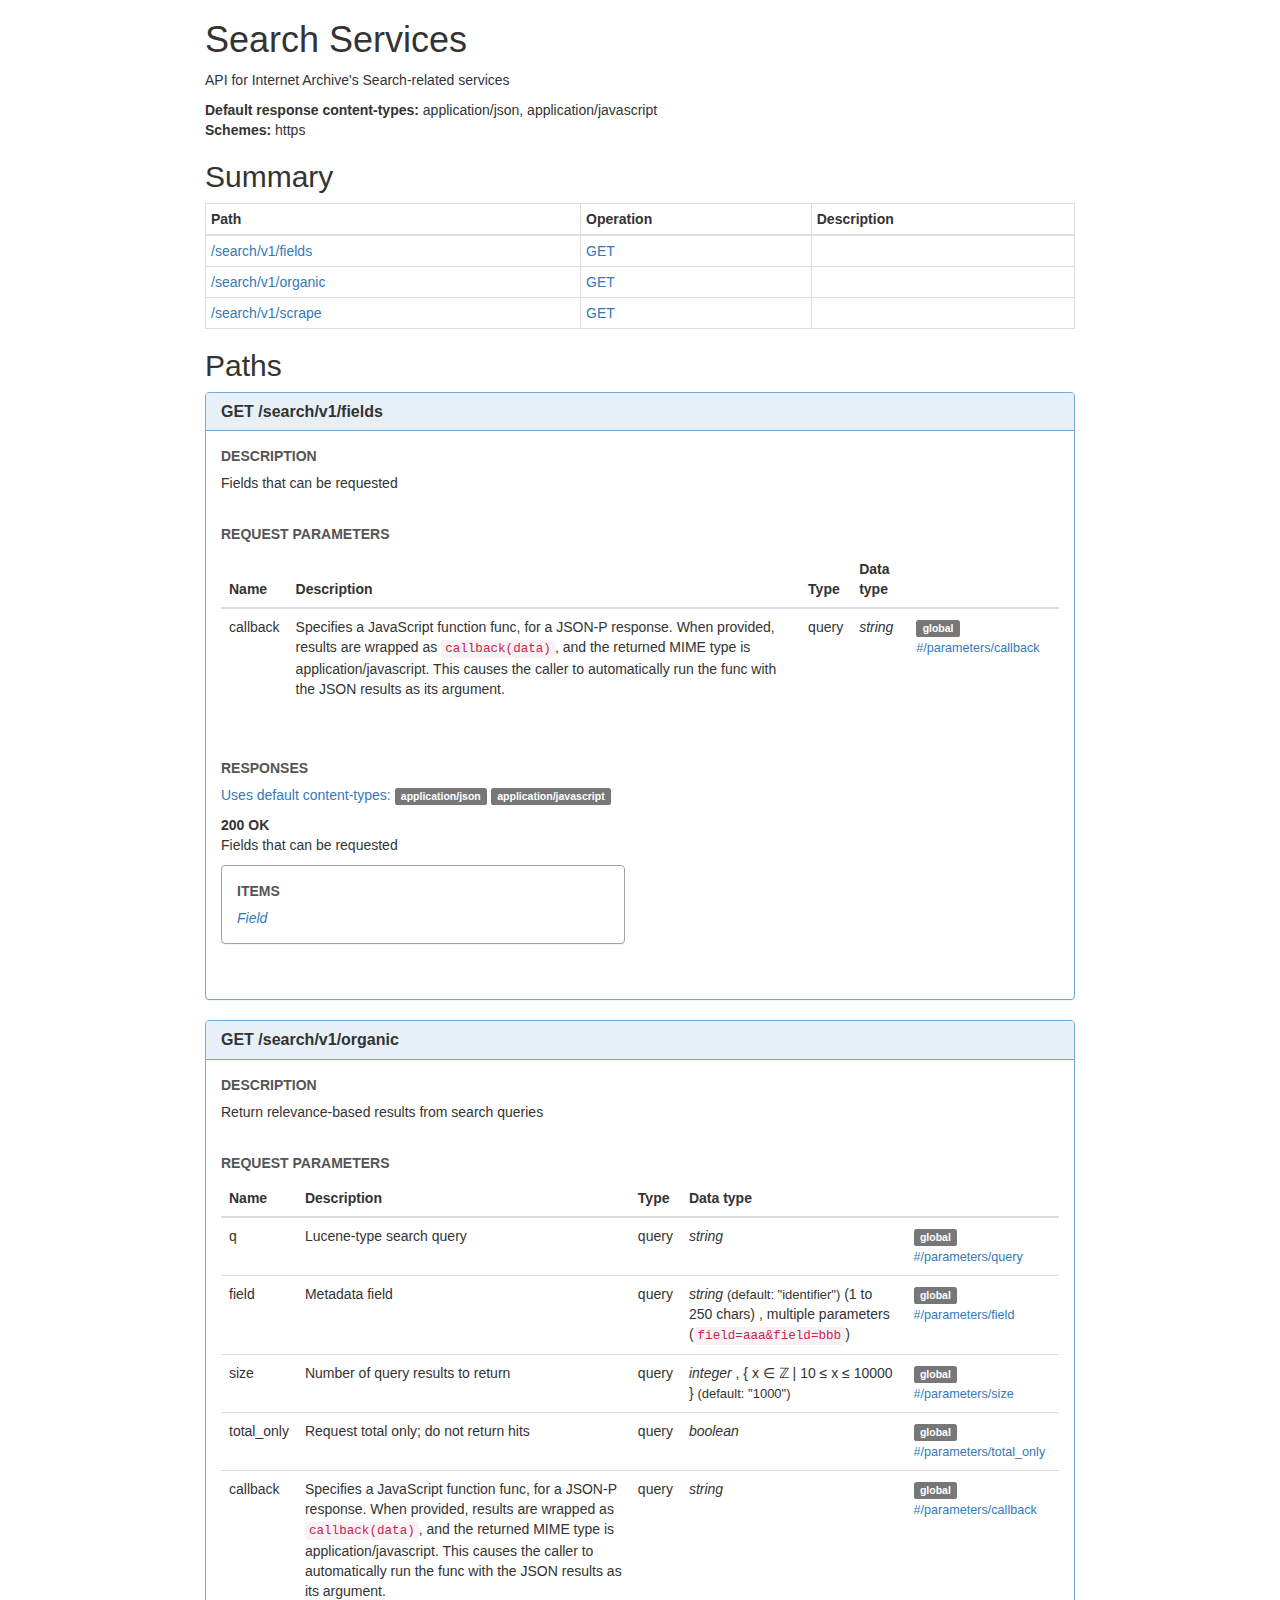
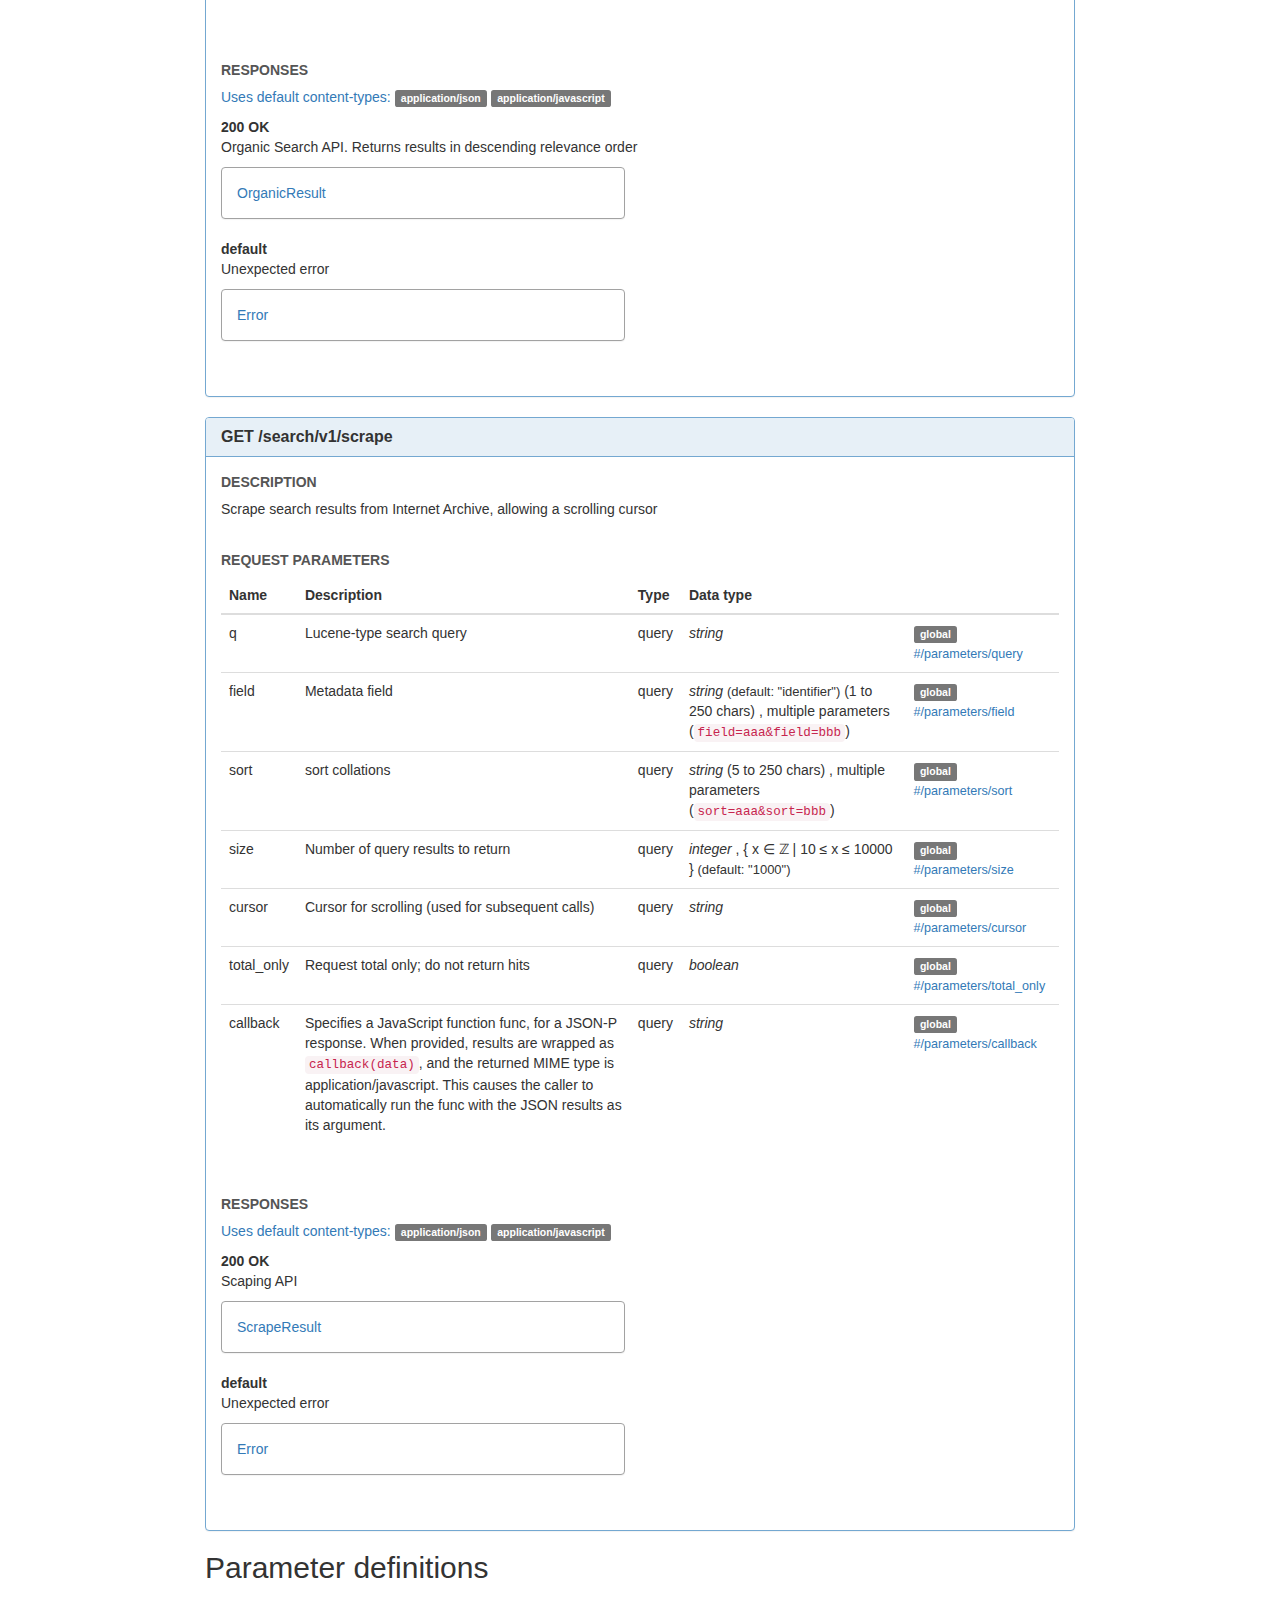
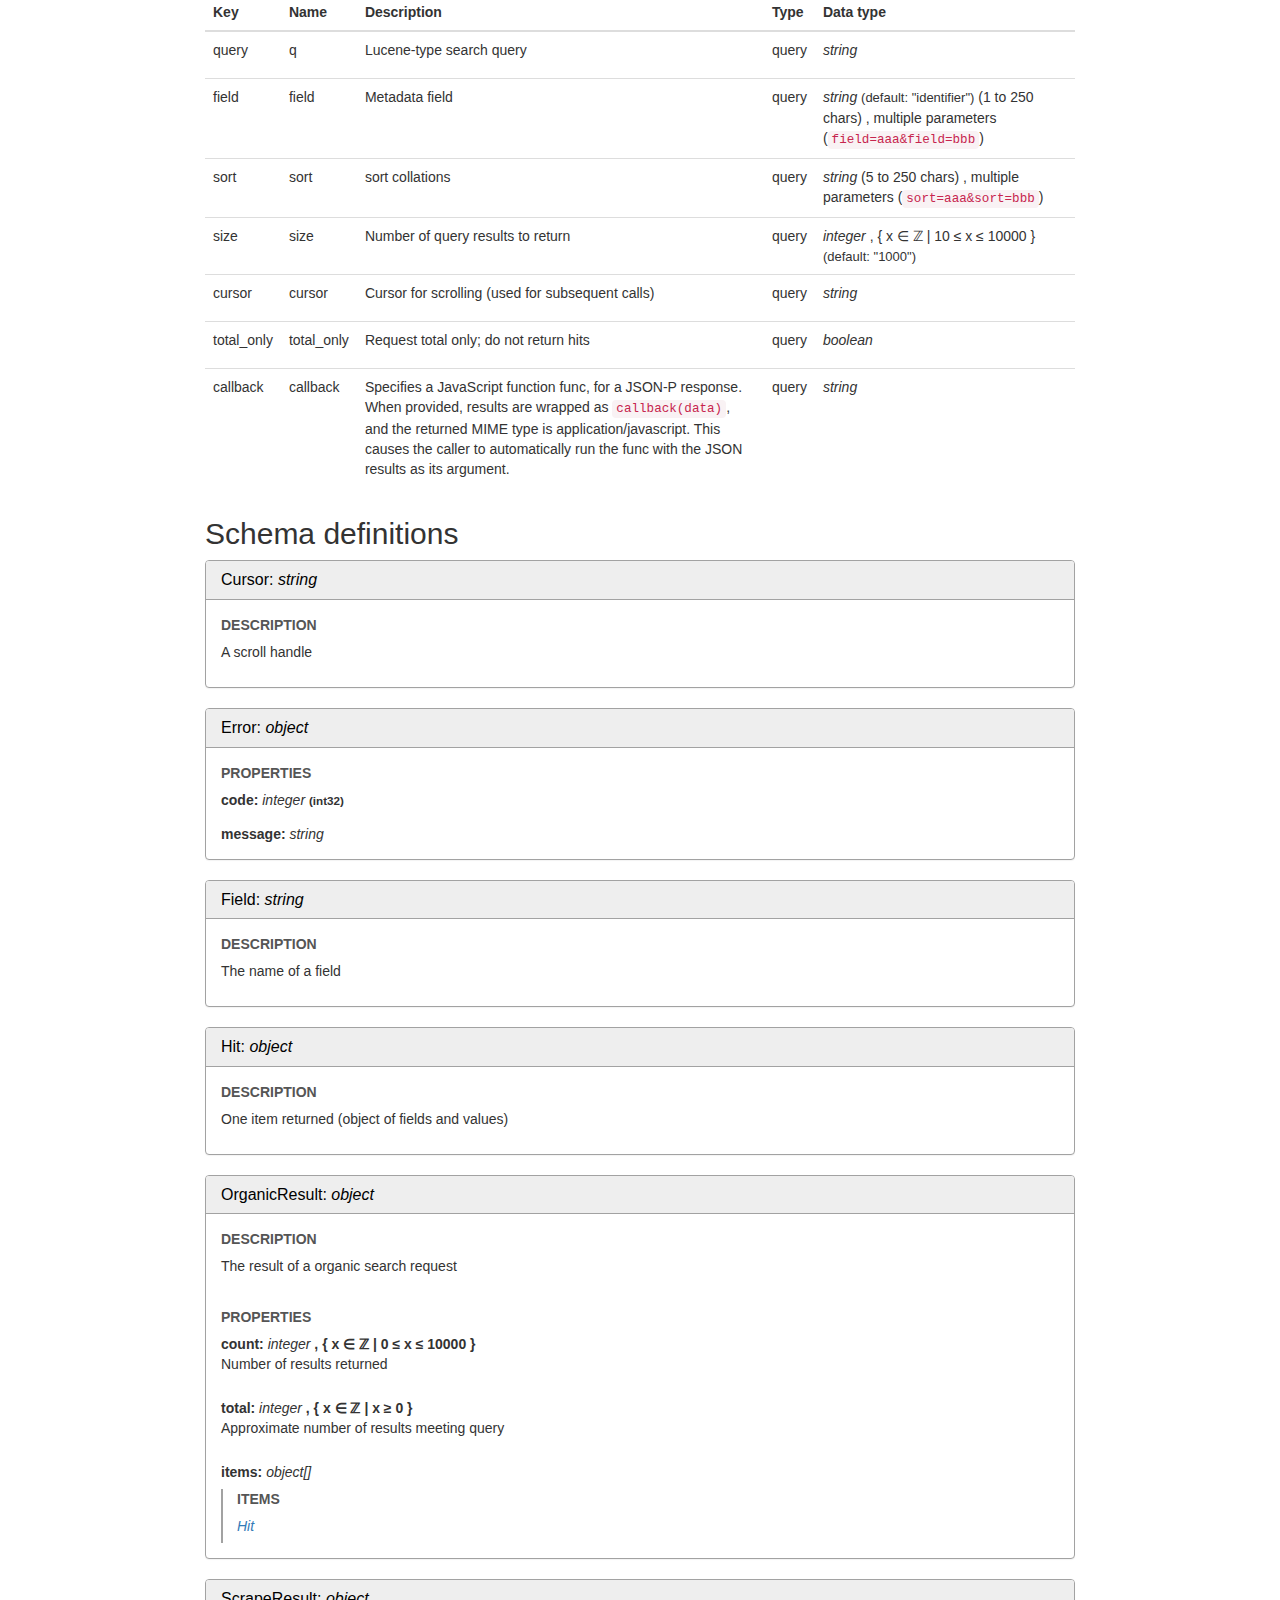
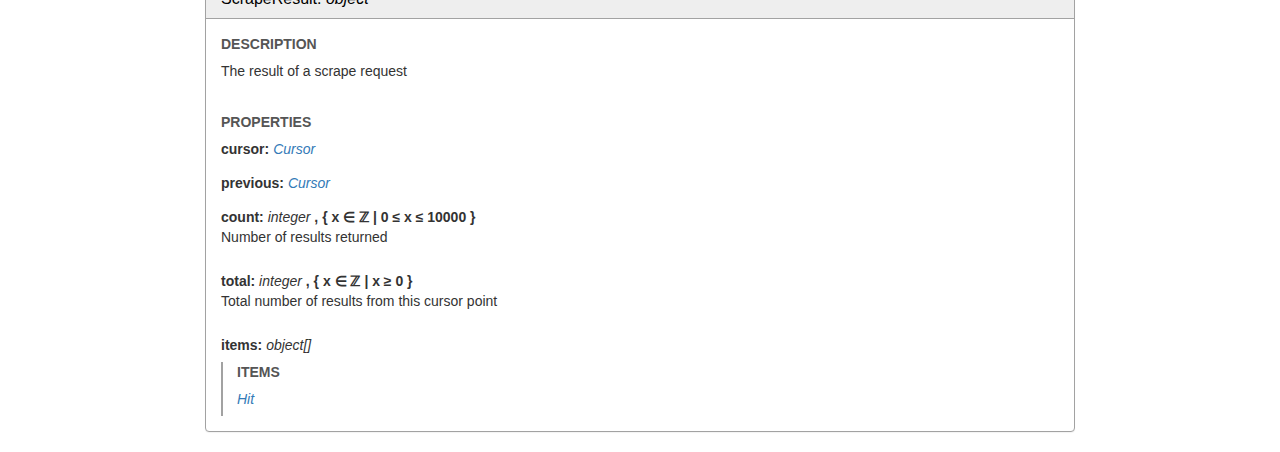
<file: swagger/samples/search/index.html>
<!DOCTYPE html>
<html>
<head>
    <link rel="stylesheet" href="main.css">
    <meta charset="UTF-8">
    <title>Search Services</title>
</head>
<body>
<div class="container">
    <h1>Search Services</h1>
    <p><p>API for Internet Archive&#39;s Search-related services</p>
    </p>
    
        <div id="sw-default-produces" class="sw-default-value">
            <span class="sw-default-value-header">Default response content-types:</span>
            application/json, application/javascript
        </div>
    
    <div id="sw-schemes" class="sw-default-value">
        <span class="sw-default-value-header">Schemes:</span>
        https
    </div>
    
        <h2 id="swagger--summary-no-tags">Summary</h2>
        <table class="table table-bordered table-condensed swagger--summary">
            <thead>
            <tr>
                <th>Path</th>
                <th>Operation</th>
                <th>Description</th>
            </tr>
            </thead>
            <tbody>
                    <tr>
                            <td class="swagger--summary-path" rowspan="1">
                                <a href="#path--search-v1-fields">/search/v1/fields</a>
                            </td>
                        <td>
                            <a href="#operation--search-v1-fields-get">GET</a>
                        </td>
                        <td>
                            
                        </td>
                    </tr>
                    <tr>
                            <td class="swagger--summary-path" rowspan="1">
                                <a href="#path--search-v1-organic">/search/v1/organic</a>
                            </td>
                        <td>
                            <a href="#operation--search-v1-organic-get">GET</a>
                        </td>
                        <td>
                            
                        </td>
                    </tr>
                    <tr>
                            <td class="swagger--summary-path" rowspan="1">
                                <a href="#path--search-v1-scrape">/search/v1/scrape</a>
                            </td>
                        <td>
                            <a href="#operation--search-v1-scrape-get">GET</a>
                        </td>
                        <td>
                            
                        </td>
                    </tr>
            </tbody>
        </table>
    
    
    
    <h2>Paths</h2>
    
        
        <span id="path--search-v1-fields"></span>
            <div id="operation--search-v1-fields-get" class="swagger--panel-operation-get panel">
                <div class="panel-heading">
                    <div class="operation-summary"></div>
                    <h3 class="panel-title"><span class="operation-name">GET</span> <strong>/search/v1/fields</strong></h3>
                </div>
                <div class="panel-body">
                    <section class="sw-operation-description">
                        <p>Fields that can be requested</p>
            
                    </section>
                    
                        <section class="sw-request-params">
                            <table class="table">
                                <thead>
                                <tr>
                                    <th class="sw-param-name"></th>
                                    <th class="sw-param-description"></th>
                                    <th class="sw-param-type"></th>
                                    <th class="sw-param-data-type"></th>
                                    <th class="sw-param-annotation"></th>
                                </tr>
                                </thead>
                                <tbody>
                                        <tr>
                                            <td>
                                                callback
                                            <td><p>Specifies a JavaScript function func, for a JSON-P response. When provided, results are wrapped as <code>callback(data)</code>, and the returned MIME type is application/javascript. This causes the caller to automatically run the func with the JSON results as its argument.</p>
                                        </td>
                                            <td>query</td>
                                            <td><span class="json-property-type">string</span>
                                        <span class="json-property-range" title="Value limits"></span>
                                        
                                            </td>
                                            <td>
                                                    <span class="swagger--global"></span> <span class="json-schema--reference"><a href="#/parameters/callback">#/parameters/callback</a></span>
                                            </td>
                                        </tr>
                                </tbody>
                            </table>
                        </section>
                    
                        <section class="sw-responses">
                                <p><a href="#sw-default-produces">Uses default content-types: </a>
                                    <span class="label label-default">application/json</span> <span class="label label-default">application/javascript</span> 
                                </p>
                            
                            <dl>
                                    <dt class="sw-response-200">
                                        200 OK
                                    
                                    </dt>
                                    <dd class="sw-response-200">
                                            <div class="row">
                                                <div class="col-md-12">
                                                    <p>Fields that can be requested</p>
                                            
                                                </div>
                                            </div>
                                            <div class="row">
                                                
                                                <div class="col-md-6 sw-response-model">
                                                <div  class="panel panel-definition">
                                                    <div class="panel-body">
                                                            
                                                                            <section class="json-schema-array-items">
                                                                                <span class="json-property-type">    <a class="json-schema-ref" href="#/definitions/Field">Field</a>
                                                                                </span>
                                                                                <span class="json-property-range" title="Value limits"></span>
                                                                                
                                                                                <div class="json-inner-schema">
                                                                                    
                                                                                </div>
                                                                            </section>    </div>
                                                </div></div>
                                            
                                            </div>                </dd>
                            </dl>
                        </section>
                </div>
            </div>    
        <span id="path--search-v1-organic"></span>
            <div id="operation--search-v1-organic-get" class="swagger--panel-operation-get panel">
                <div class="panel-heading">
                    <div class="operation-summary"></div>
                    <h3 class="panel-title"><span class="operation-name">GET</span> <strong>/search/v1/organic</strong></h3>
                </div>
                <div class="panel-body">
                    <section class="sw-operation-description">
                        <p>Return relevance-based results from search queries</p>
            
                    </section>
                    
                        <section class="sw-request-params">
                            <table class="table">
                                <thead>
                                <tr>
                                    <th class="sw-param-name"></th>
                                    <th class="sw-param-description"></th>
                                    <th class="sw-param-type"></th>
                                    <th class="sw-param-data-type"></th>
                                    <th class="sw-param-annotation"></th>
                                </tr>
                                </thead>
                                <tbody>
                                        <tr>
                                            <td>
                                                q
                                            <td><p>Lucene-type search query</p>
                                        </td>
                                            <td>query</td>
                                            <td><span class="json-property-type">string</span>
                                        <span class="json-property-range" title="Value limits"></span>
                                        
                                            </td>
                                            <td>
                                                    <span class="swagger--global"></span> <span class="json-schema--reference"><a href="#/parameters/query">#/parameters/query</a></span>
                                            </td>
                                        </tr>
                                        <tr>
                                            <td>
                                                field
                                            <td><p>Metadata field</p>
                                        </td>
                                            <td>query</td>
                                            <td><span class="json-property-type">string</span>
                                        <span class="json-property-range" title="Value limits"></span>
                                        
                                                <span class="json-property-default-value">identifier</span>
                                            <span class="json-property-range" title="String length limits">
                                                    (1 to 250 chars)
                                            </span>
                                        <span class="sw-param-collection-format">, 
                                                        multiple parameters (<code>field=aaa&amp;field=bbb</code>)
                                                    </span>    </td>
                                            <td>
                                                    <span class="swagger--global"></span> <span class="json-schema--reference"><a href="#/parameters/field">#/parameters/field</a></span>
                                            </td>
                                        </tr>
                                        <tr>
                                            <td>
                                                size
                                            <td><p>Number of query results to return</p>
                                        </td>
                                            <td>query</td>
                                            <td><span class="json-property-type">integer</span>
                                        <span class="json-property-range" title="Value limits">, { x ∈ ℤ | 10 ≤ x ≤ 10000 }</span>
                                        
                                                <span class="json-property-default-value">1000</span>
                                            </td>
                                            <td>
                                                    <span class="swagger--global"></span> <span class="json-schema--reference"><a href="#/parameters/size">#/parameters/size</a></span>
                                            </td>
                                        </tr>
                                        <tr>
                                            <td>
                                                total_only
                                            <td><p>Request total only; do not return hits</p>
                                        </td>
                                            <td>query</td>
                                            <td><span class="json-property-type">boolean</span>
                                        <span class="json-property-range" title="Value limits"></span>
                                        
                                            </td>
                                            <td>
                                                    <span class="swagger--global"></span> <span class="json-schema--reference"><a href="#/parameters/total_only">#/parameters/total_only</a></span>
                                            </td>
                                        </tr>
                                        <tr>
                                            <td>
                                                callback
                                            <td><p>Specifies a JavaScript function func, for a JSON-P response. When provided, results are wrapped as <code>callback(data)</code>, and the returned MIME type is application/javascript. This causes the caller to automatically run the func with the JSON results as its argument.</p>
                                        </td>
                                            <td>query</td>
                                            <td><span class="json-property-type">string</span>
                                        <span class="json-property-range" title="Value limits"></span>
                                        
                                            </td>
                                            <td>
                                                    <span class="swagger--global"></span> <span class="json-schema--reference"><a href="#/parameters/callback">#/parameters/callback</a></span>
                                            </td>
                                        </tr>
                                </tbody>
                            </table>
                        </section>
                    
                        <section class="sw-responses">
                                <p><a href="#sw-default-produces">Uses default content-types: </a>
                                    <span class="label label-default">application/json</span> <span class="label label-default">application/javascript</span> 
                                </p>
                            
                            <dl>
                                    <dt class="sw-response-200">
                                        200 OK
                                    
                                    </dt>
                                    <dd class="sw-response-200">
                                            <div class="row">
                                                <div class="col-md-12">
                                                    <p>Organic Search API. Returns results in descending relevance order</p>
                                            
                                                </div>
                                            </div>
                                            <div class="row">
                                                
                                                <div class="col-md-6 sw-response-model">
                                                <div  class="panel panel-definition">
                                                    <div class="panel-body">
                                                                <a class="json-schema-ref" href="#/definitions/OrganicResult">OrganicResult</a>
                                                    </div>
                                                </div></div>
                                            
                                            </div>                </dd>
                                    <dt class="sw-response-default">
                                        default 
                                    
                                    </dt>
                                    <dd class="sw-response-default">
                                            <div class="row">
                                                <div class="col-md-12">
                                                    <p>Unexpected error</p>
                                            
                                                </div>
                                            </div>
                                            <div class="row">
                                                
                                                <div class="col-md-6 sw-response-model">
                                                <div  class="panel panel-definition">
                                                    <div class="panel-body">
                                                                <a class="json-schema-ref" href="#/definitions/Error">Error</a>
                                                    </div>
                                                </div></div>
                                            
                                            </div>                </dd>
                            </dl>
                        </section>
                </div>
            </div>    
        <span id="path--search-v1-scrape"></span>
            <div id="operation--search-v1-scrape-get" class="swagger--panel-operation-get panel">
                <div class="panel-heading">
                    <div class="operation-summary"></div>
                    <h3 class="panel-title"><span class="operation-name">GET</span> <strong>/search/v1/scrape</strong></h3>
                </div>
                <div class="panel-body">
                    <section class="sw-operation-description">
                        <p>Scrape search results from Internet Archive, allowing a scrolling cursor</p>
            
                    </section>
                    
                        <section class="sw-request-params">
                            <table class="table">
                                <thead>
                                <tr>
                                    <th class="sw-param-name"></th>
                                    <th class="sw-param-description"></th>
                                    <th class="sw-param-type"></th>
                                    <th class="sw-param-data-type"></th>
                                    <th class="sw-param-annotation"></th>
                                </tr>
                                </thead>
                                <tbody>
                                        <tr>
                                            <td>
                                                q
                                            <td><p>Lucene-type search query</p>
                                        </td>
                                            <td>query</td>
                                            <td><span class="json-property-type">string</span>
                                        <span class="json-property-range" title="Value limits"></span>
                                        
                                            </td>
                                            <td>
                                                    <span class="swagger--global"></span> <span class="json-schema--reference"><a href="#/parameters/query">#/parameters/query</a></span>
                                            </td>
                                        </tr>
                                        <tr>
                                            <td>
                                                field
                                            <td><p>Metadata field</p>
                                        </td>
                                            <td>query</td>
                                            <td><span class="json-property-type">string</span>
                                        <span class="json-property-range" title="Value limits"></span>
                                        
                                                <span class="json-property-default-value">identifier</span>
                                            <span class="json-property-range" title="String length limits">
                                                    (1 to 250 chars)
                                            </span>
                                        <span class="sw-param-collection-format">, 
                                                        multiple parameters (<code>field=aaa&amp;field=bbb</code>)
                                                    </span>    </td>
                                            <td>
                                                    <span class="swagger--global"></span> <span class="json-schema--reference"><a href="#/parameters/field">#/parameters/field</a></span>
                                            </td>
                                        </tr>
                                        <tr>
                                            <td>
                                                sort
                                            <td><p>sort collations</p>
                                        </td>
                                            <td>query</td>
                                            <td><span class="json-property-type">string</span>
                                        <span class="json-property-range" title="Value limits"></span>
                                        
                                            <span class="json-property-range" title="String length limits">
                                                    (5 to 250 chars)
                                            </span>
                                        <span class="sw-param-collection-format">, 
                                                        multiple parameters (<code>sort=aaa&amp;sort=bbb</code>)
                                                    </span>    </td>
                                            <td>
                                                    <span class="swagger--global"></span> <span class="json-schema--reference"><a href="#/parameters/sort">#/parameters/sort</a></span>
                                            </td>
                                        </tr>
                                        <tr>
                                            <td>
                                                size
                                            <td><p>Number of query results to return</p>
                                        </td>
                                            <td>query</td>
                                            <td><span class="json-property-type">integer</span>
                                        <span class="json-property-range" title="Value limits">, { x ∈ ℤ | 10 ≤ x ≤ 10000 }</span>
                                        
                                                <span class="json-property-default-value">1000</span>
                                            </td>
                                            <td>
                                                    <span class="swagger--global"></span> <span class="json-schema--reference"><a href="#/parameters/size">#/parameters/size</a></span>
                                            </td>
                                        </tr>
                                        <tr>
                                            <td>
                                                cursor
                                            <td><p>Cursor for scrolling (used for subsequent calls)</p>
                                        </td>
                                            <td>query</td>
                                            <td><span class="json-property-type">string</span>
                                        <span class="json-property-range" title="Value limits"></span>
                                        
                                            </td>
                                            <td>
                                                    <span class="swagger--global"></span> <span class="json-schema--reference"><a href="#/parameters/cursor">#/parameters/cursor</a></span>
                                            </td>
                                        </tr>
                                        <tr>
                                            <td>
                                                total_only
                                            <td><p>Request total only; do not return hits</p>
                                        </td>
                                            <td>query</td>
                                            <td><span class="json-property-type">boolean</span>
                                        <span class="json-property-range" title="Value limits"></span>
                                        
                                            </td>
                                            <td>
                                                    <span class="swagger--global"></span> <span class="json-schema--reference"><a href="#/parameters/total_only">#/parameters/total_only</a></span>
                                            </td>
                                        </tr>
                                        <tr>
                                            <td>
                                                callback
                                            <td><p>Specifies a JavaScript function func, for a JSON-P response. When provided, results are wrapped as <code>callback(data)</code>, and the returned MIME type is application/javascript. This causes the caller to automatically run the func with the JSON results as its argument.</p>
                                        </td>
                                            <td>query</td>
                                            <td><span class="json-property-type">string</span>
                                        <span class="json-property-range" title="Value limits"></span>
                                        
                                            </td>
                                            <td>
                                                    <span class="swagger--global"></span> <span class="json-schema--reference"><a href="#/parameters/callback">#/parameters/callback</a></span>
                                            </td>
                                        </tr>
                                </tbody>
                            </table>
                        </section>
                    
                        <section class="sw-responses">
                                <p><a href="#sw-default-produces">Uses default content-types: </a>
                                    <span class="label label-default">application/json</span> <span class="label label-default">application/javascript</span> 
                                </p>
                            
                            <dl>
                                    <dt class="sw-response-200">
                                        200 OK
                                    
                                    </dt>
                                    <dd class="sw-response-200">
                                            <div class="row">
                                                <div class="col-md-12">
                                                    <p>Scaping API</p>
                                            
                                                </div>
                                            </div>
                                            <div class="row">
                                                
                                                <div class="col-md-6 sw-response-model">
                                                <div  class="panel panel-definition">
                                                    <div class="panel-body">
                                                                <a class="json-schema-ref" href="#/definitions/ScrapeResult">ScrapeResult</a>
                                                    </div>
                                                </div></div>
                                            
                                            </div>                </dd>
                                    <dt class="sw-response-default">
                                        default 
                                    
                                    </dt>
                                    <dd class="sw-response-default">
                                            <div class="row">
                                                <div class="col-md-12">
                                                    <p>Unexpected error</p>
                                            
                                                </div>
                                            </div>
                                            <div class="row">
                                                
                                                <div class="col-md-6 sw-response-model">
                                                <div  class="panel panel-definition">
                                                    <div class="panel-body">
                                                                <a class="json-schema-ref" href="#/definitions/Error">Error</a>
                                                    </div>
                                                </div></div>
                                            
                                            </div>                </dd>
                            </dl>
                        </section>
                </div>
            </div>
        <h2>Parameter definitions</h2>
        <table id="table-parameter-definitions" class="table">
            <thead>
            <tr>
                <th class="sw-param-key"></th>
                <th class="sw-param-name"></th>
                <th class="sw-param-description"></th>
                <th class="sw-param-type"></th>
                <th class="sw-param-data-type"></th>
                <th class="sw-param-annotation"></th>
            </tr>
            </thead>
            <tbody>
                <tr>
                        <td><a name="/parameters/query"></a>query</td>
                    <td>
                        q
                    <td><p>Lucene-type search query</p>
                </td>
                    <td>query</td>
                    <td><span class="json-property-type">string</span>
                <span class="json-property-range" title="Value limits"></span>
                
                    </td>
                    <td>
                    </td>
                </tr>
                <tr>
                        <td><a name="/parameters/field"></a>field</td>
                    <td>
                        field
                    <td><p>Metadata field</p>
                </td>
                    <td>query</td>
                    <td><span class="json-property-type">string</span>
                <span class="json-property-range" title="Value limits"></span>
                
                        <span class="json-property-default-value">identifier</span>
                    <span class="json-property-range" title="String length limits">
                            (1 to 250 chars)
                    </span>
                <span class="sw-param-collection-format">, 
                                multiple parameters (<code>field=aaa&amp;field=bbb</code>)
                            </span>    </td>
                    <td>
                    </td>
                </tr>
                <tr>
                        <td><a name="/parameters/sort"></a>sort</td>
                    <td>
                        sort
                    <td><p>sort collations</p>
                </td>
                    <td>query</td>
                    <td><span class="json-property-type">string</span>
                <span class="json-property-range" title="Value limits"></span>
                
                    <span class="json-property-range" title="String length limits">
                            (5 to 250 chars)
                    </span>
                <span class="sw-param-collection-format">, 
                                multiple parameters (<code>sort=aaa&amp;sort=bbb</code>)
                            </span>    </td>
                    <td>
                    </td>
                </tr>
                <tr>
                        <td><a name="/parameters/size"></a>size</td>
                    <td>
                        size
                    <td><p>Number of query results to return</p>
                </td>
                    <td>query</td>
                    <td><span class="json-property-type">integer</span>
                <span class="json-property-range" title="Value limits">, { x ∈ ℤ | 10 ≤ x ≤ 10000 }</span>
                
                        <span class="json-property-default-value">1000</span>
                    </td>
                    <td>
                    </td>
                </tr>
                <tr>
                        <td><a name="/parameters/cursor"></a>cursor</td>
                    <td>
                        cursor
                    <td><p>Cursor for scrolling (used for subsequent calls)</p>
                </td>
                    <td>query</td>
                    <td><span class="json-property-type">string</span>
                <span class="json-property-range" title="Value limits"></span>
                
                    </td>
                    <td>
                    </td>
                </tr>
                <tr>
                        <td><a name="/parameters/total_only"></a>total_only</td>
                    <td>
                        total_only
                    <td><p>Request total only; do not return hits</p>
                </td>
                    <td>query</td>
                    <td><span class="json-property-type">boolean</span>
                <span class="json-property-range" title="Value limits"></span>
                
                    </td>
                    <td>
                    </td>
                </tr>
                <tr>
                        <td><a name="/parameters/callback"></a>callback</td>
                    <td>
                        callback
                    <td><p>Specifies a JavaScript function func, for a JSON-P response. When provided, results are wrapped as <code>callback(data)</code>, and the returned MIME type is application/javascript. This causes the caller to automatically run the func with the JSON results as its argument.</p>
                </td>
                    <td>query</td>
                    <td><span class="json-property-type">string</span>
                <span class="json-property-range" title="Value limits"></span>
                
                    </td>
                    <td>
                    </td>
                </tr>
            </tbody>
        </table>
     
    
                       
        <h2>Schema definitions</h2>
    
            
                <div id="definition-Cursor" class="panel panel-definition">
                        <div class="panel-heading">
                                <h3 class="panel-title"><a name="/definitions/Cursor"></a>Cursor:
                                    <span class="json-property-type"><span class="json-property-type">string</span>
                <span class="json-property-range" title="Value limits"></span>
                
                </span>
                                </h3>
                        </div>
                    <div class="panel-body">
                                <section class="json-schema-description">
                                    <p>A scroll handle</p>
                            
                                </section>
                            
                    </div>
                </div>        
                <div id="definition-Error" class="panel panel-definition">
                        <div class="panel-heading">
                                <h3 class="panel-title"><a name="/definitions/Error"></a>Error:
                                    <span class="json-property-type"><span class="json-property-type">object</span>
                <span class="json-property-range" title="Value limits"></span>
                
                </span>
                                </h3>
                        </div>
                    <div class="panel-body">
                            
                                <section class="json-schema-properties">
                                    <dl>
                                            <dt data-property-name="code">
                                                <span class="json-property-name">code:</span>
                                                <span class="json-property-type">integer</span>    <span class="json-property-format">(int32)</span>
                                                <span class="json-property-range" title="Value limits"></span>
                                                
                                            </dt>
                                            <dd>
                                                
                                                <div class="json-inner-schema">
                                                    
                                                </div>
                                            </dd>
                                            <dt data-property-name="message">
                                                <span class="json-property-name">message:</span>
                                                <span class="json-property-type">string</span>
                                                <span class="json-property-range" title="Value limits"></span>
                                                
                                            </dt>
                                            <dd>
                                                
                                                <div class="json-inner-schema">
                                                    
                                                </div>
                                            </dd>
                                    </dl>
                                </section>
                    </div>
                </div>        
                <div id="definition-Field" class="panel panel-definition">
                        <div class="panel-heading">
                                <h3 class="panel-title"><a name="/definitions/Field"></a>Field:
                                    <span class="json-property-type"><span class="json-property-type">string</span>
                <span class="json-property-range" title="Value limits"></span>
                
                </span>
                                </h3>
                        </div>
                    <div class="panel-body">
                                <section class="json-schema-description">
                                    <p>The name of a field</p>
                            
                                </section>
                            
                    </div>
                </div>        
                <div id="definition-Hit" class="panel panel-definition">
                        <div class="panel-heading">
                                <h3 class="panel-title"><a name="/definitions/Hit"></a>Hit:
                                    <span class="json-property-type"><span class="json-property-type">object</span>
                <span class="json-property-range" title="Value limits"></span>
                
                </span>
                                </h3>
                        </div>
                    <div class="panel-body">
                                <section class="json-schema-description">
                                    <p>One item returned (object of fields and values)</p>
                            
                                </section>
                            
                    </div>
                </div>        
                <div id="definition-OrganicResult" class="panel panel-definition">
                        <div class="panel-heading">
                                <h3 class="panel-title"><a name="/definitions/OrganicResult"></a>OrganicResult:
                                    <span class="json-property-type"><span class="json-property-type">object</span>
                <span class="json-property-range" title="Value limits"></span>
                
                </span>
                                </h3>
                        </div>
                    <div class="panel-body">
                                <section class="json-schema-description">
                                    <p>The result of a organic search request</p>
                            
                                </section>
                            
                                    <section class="json-schema-properties">
                                        <dl>
                                                <dt data-property-name="count">
                                                    <span class="json-property-name">count:</span>
                                                    <span class="json-property-type">integer</span>
                                                    <span class="json-property-range" title="Value limits">, { x ∈ ℤ | 0 ≤ x ≤ 10000 }</span>
                                                    
                                                </dt>
                                                <dd>
                                                    <p>Number of results returned</p>
                                    
                                                    <div class="json-inner-schema">
                                                        
                                                    </div>
                                                </dd>
                                                <dt data-property-name="total">
                                                    <span class="json-property-name">total:</span>
                                                    <span class="json-property-type">integer</span>
                                                    <span class="json-property-range" title="Value limits">, { x ∈ ℤ | x ≥ 0 }</span>
                                                    
                                                </dt>
                                                <dd>
                                                    <p>Approximate number of results meeting query</p>
                                    
                                                    <div class="json-inner-schema">
                                                        
                                                    </div>
                                                </dd>
                                                <dt data-property-name="items">
                                                    <span class="json-property-name">items:</span>
                                                    <span class="json-property-type">object[]</span>
                                                    <span class="json-property-range" title="Value limits"></span>
                                                    
                                                </dt>
                                                <dd>
                                                    
                                                    <div class="json-inner-schema">
                                                        
                                                                        <section class="json-schema-array-items">
                                                                            <span class="json-property-type">    <a class="json-schema-ref" href="#/definitions/Hit">Hit</a>
                                                                            </span>
                                                                            <span class="json-property-range" title="Value limits"></span>
                                                                            
                                                                            <div class="json-inner-schema">
                                                                                
                                                                            </div>
                                                                        </section>                </div>
                                                </dd>
                                        </dl>
                                    </section>
                    </div>
                </div>        
                <div id="definition-ScrapeResult" class="panel panel-definition">
                        <div class="panel-heading">
                                <h3 class="panel-title"><a name="/definitions/ScrapeResult"></a>ScrapeResult:
                                    <span class="json-property-type"><span class="json-property-type">object</span>
                <span class="json-property-range" title="Value limits"></span>
                
                </span>
                                </h3>
                        </div>
                    <div class="panel-body">
                                <section class="json-schema-description">
                                    <p>The result of a scrape request</p>
                            
                                </section>
                            
                                    <section class="json-schema-properties">
                                        <dl>
                                                <dt data-property-name="cursor">
                                                    <span class="json-property-name">cursor:</span>
                                                    <span class="json-property-type">    <a class="json-schema-ref" href="#/definitions/Cursor">Cursor</a>
                                                    </span>
                                                    <span class="json-property-range" title="Value limits"></span>
                                                    
                                                </dt>
                                                <dd>
                                                    
                                                    <div class="json-inner-schema">
                                                        
                                                    </div>
                                                </dd>
                                                <dt data-property-name="previous">
                                                    <span class="json-property-name">previous:</span>
                                                    <span class="json-property-type">    <a class="json-schema-ref" href="#/definitions/Cursor">Cursor</a>
                                                    </span>
                                                    <span class="json-property-range" title="Value limits"></span>
                                                    
                                                </dt>
                                                <dd>
                                                    
                                                    <div class="json-inner-schema">
                                                        
                                                    </div>
                                                </dd>
                                                <dt data-property-name="count">
                                                    <span class="json-property-name">count:</span>
                                                    <span class="json-property-type">integer</span>
                                                    <span class="json-property-range" title="Value limits">, { x ∈ ℤ | 0 ≤ x ≤ 10000 }</span>
                                                    
                                                </dt>
                                                <dd>
                                                    <p>Number of results returned</p>
                                    
                                                    <div class="json-inner-schema">
                                                        
                                                    </div>
                                                </dd>
                                                <dt data-property-name="total">
                                                    <span class="json-property-name">total:</span>
                                                    <span class="json-property-type">integer</span>
                                                    <span class="json-property-range" title="Value limits">, { x ∈ ℤ | x ≥ 0 }</span>
                                                    
                                                </dt>
                                                <dd>
                                                    <p>Total number of results from this cursor point</p>
                                    
                                                    <div class="json-inner-schema">
                                                        
                                                    </div>
                                                </dd>
                                                <dt data-property-name="items">
                                                    <span class="json-property-name">items:</span>
                                                    <span class="json-property-type">object[]</span>
                                                    <span class="json-property-range" title="Value limits"></span>
                                                    
                                                </dt>
                                                <dd>
                                                    
                                                    <div class="json-inner-schema">
                                                        
                                                                        <section class="json-schema-array-items">
                                                                            <span class="json-property-type">    <a class="json-schema-ref" href="#/definitions/Hit">Hit</a>
                                                                            </span>
                                                                            <span class="json-property-range" title="Value limits"></span>
                                                                            
                                                                            <div class="json-inner-schema">
                                                                                
                                                                            </div>
                                                                        </section>                </div>
                                                </dd>
                                        </dl>
                                    </section>
                    </div>
                </div>
</div>
</body>
</html>
</file>
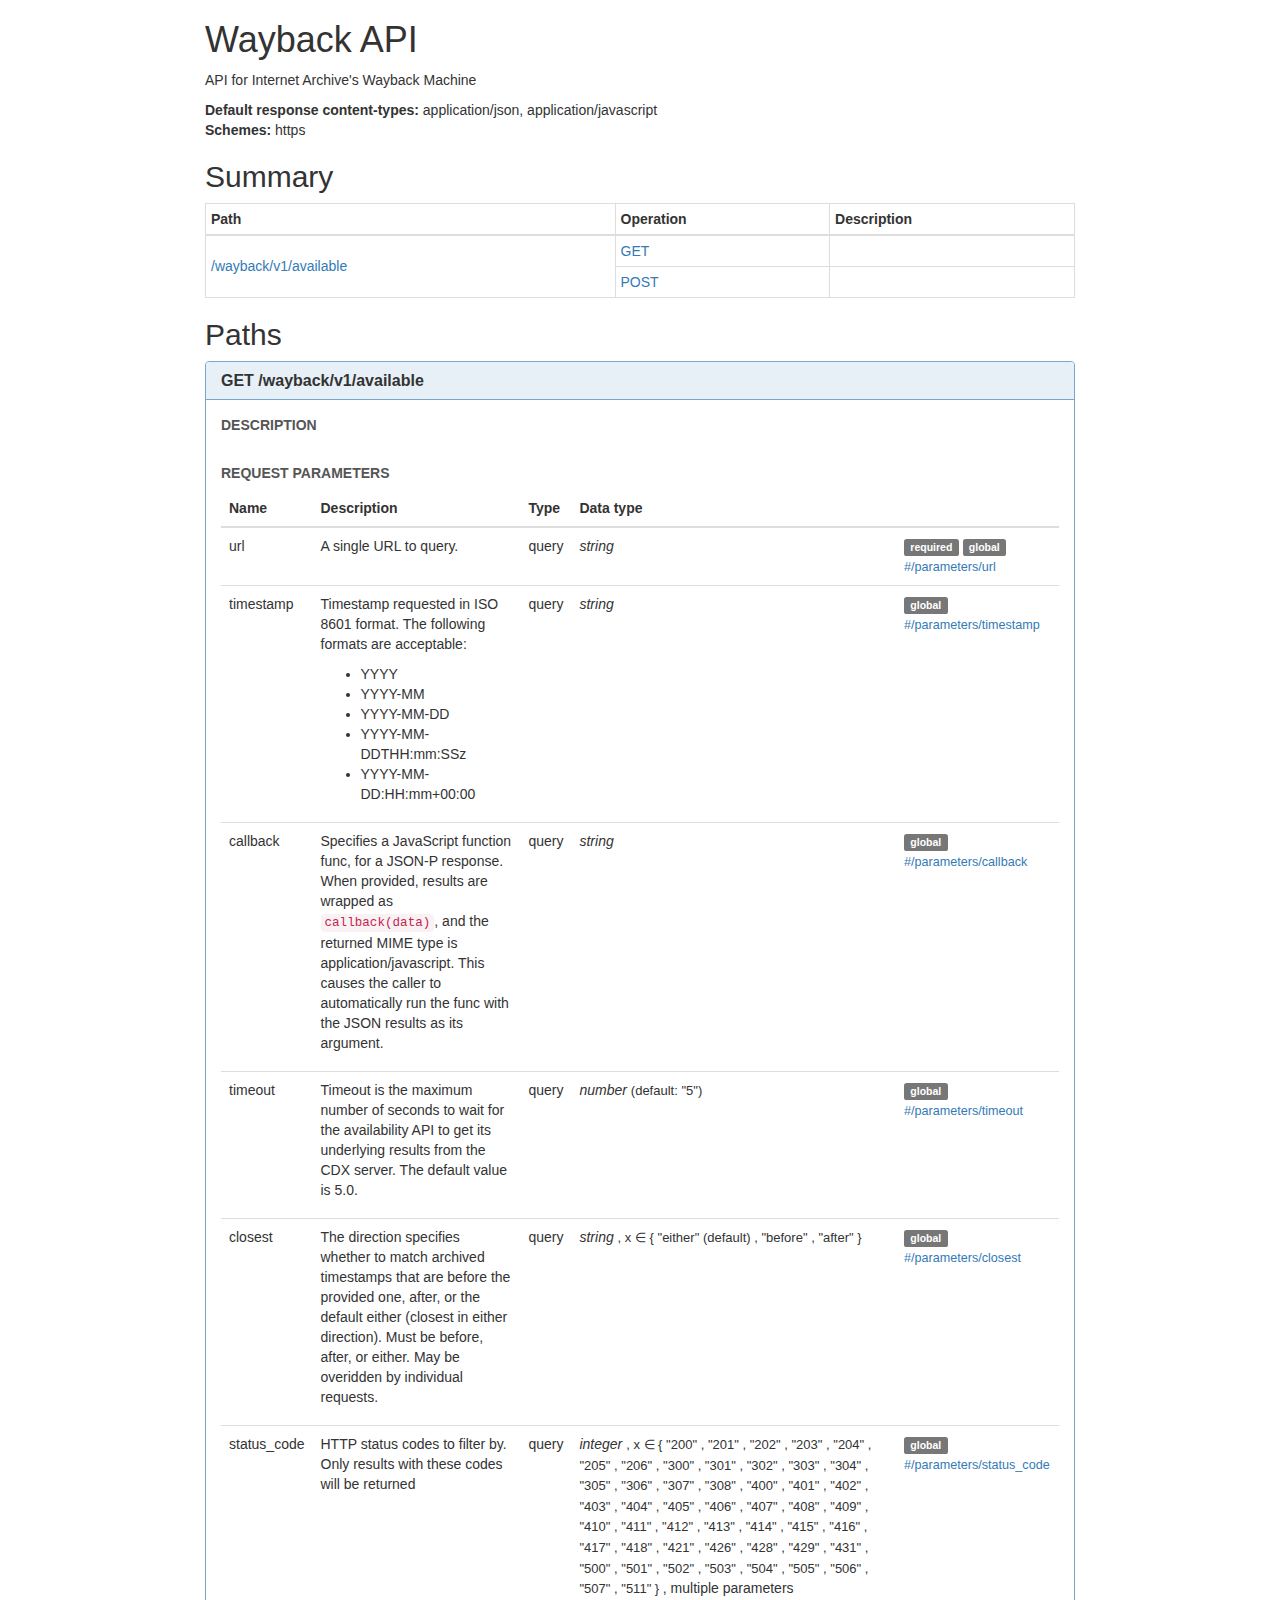
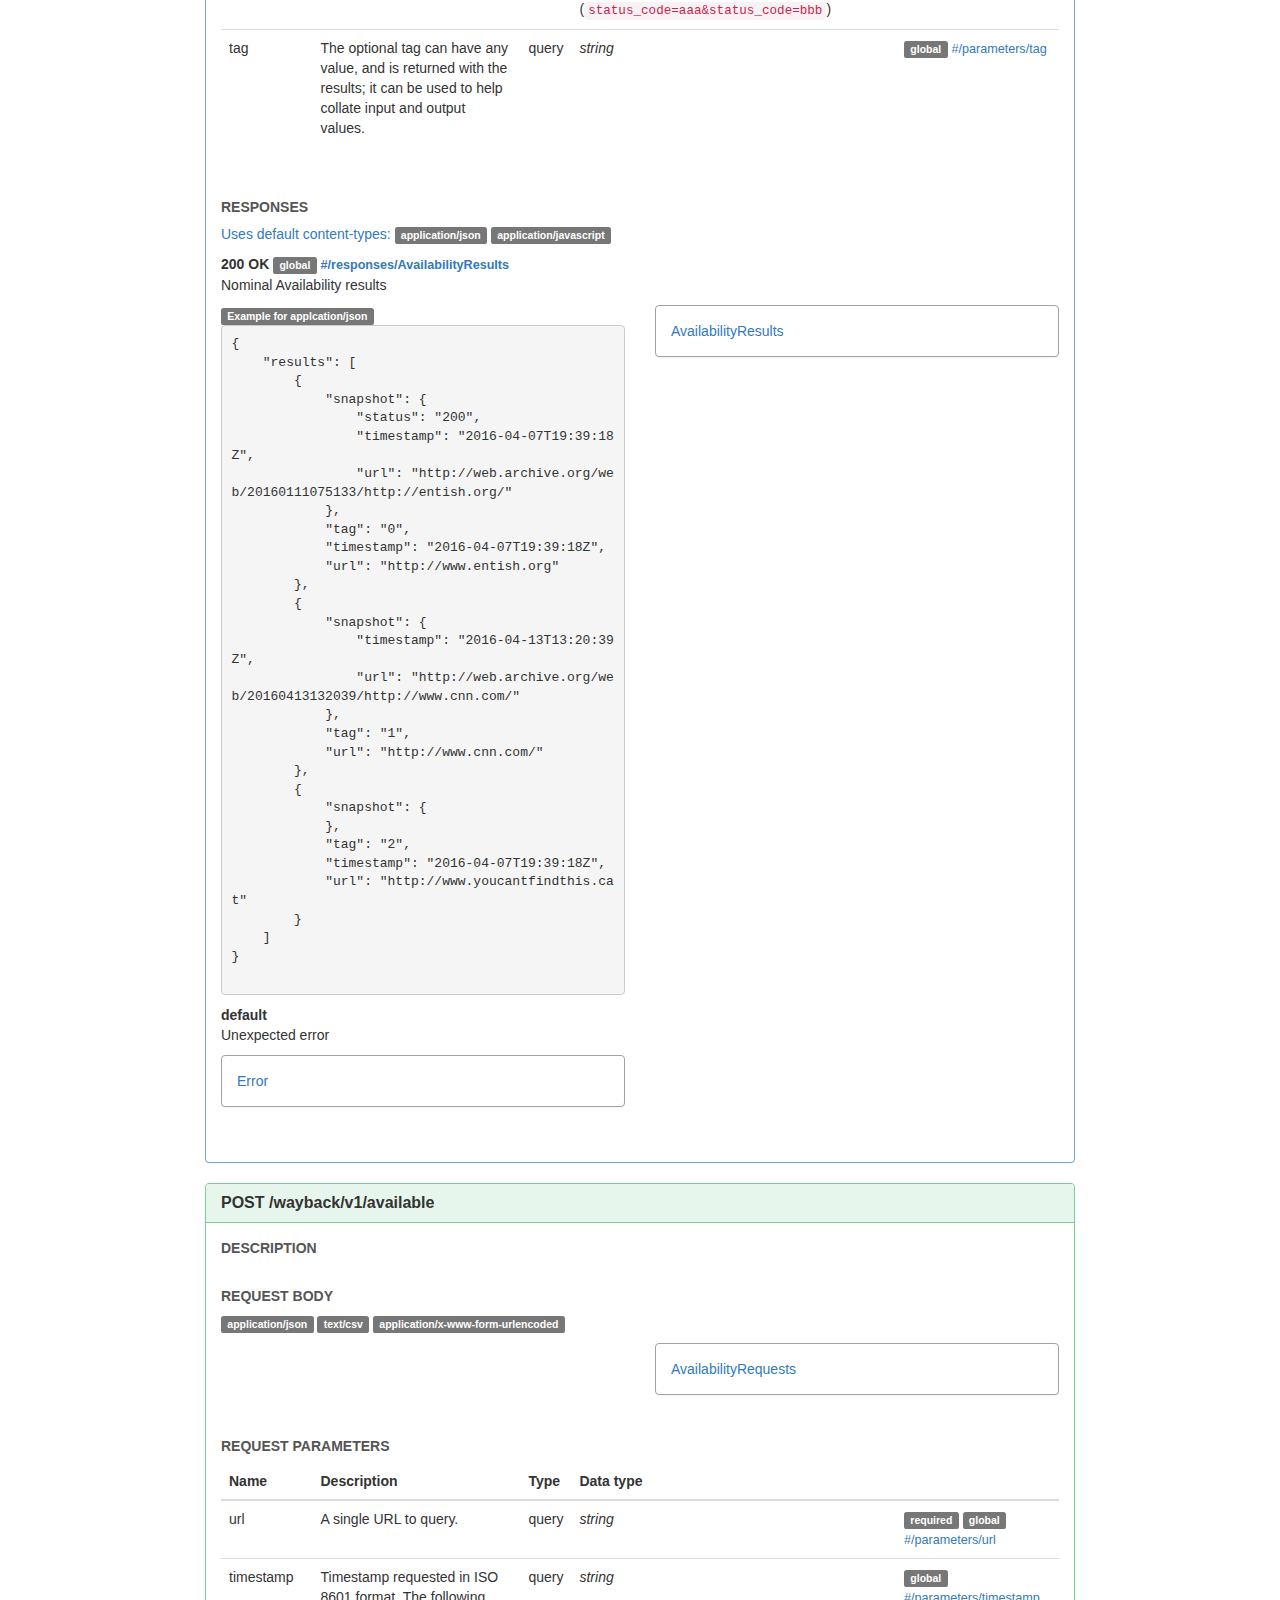
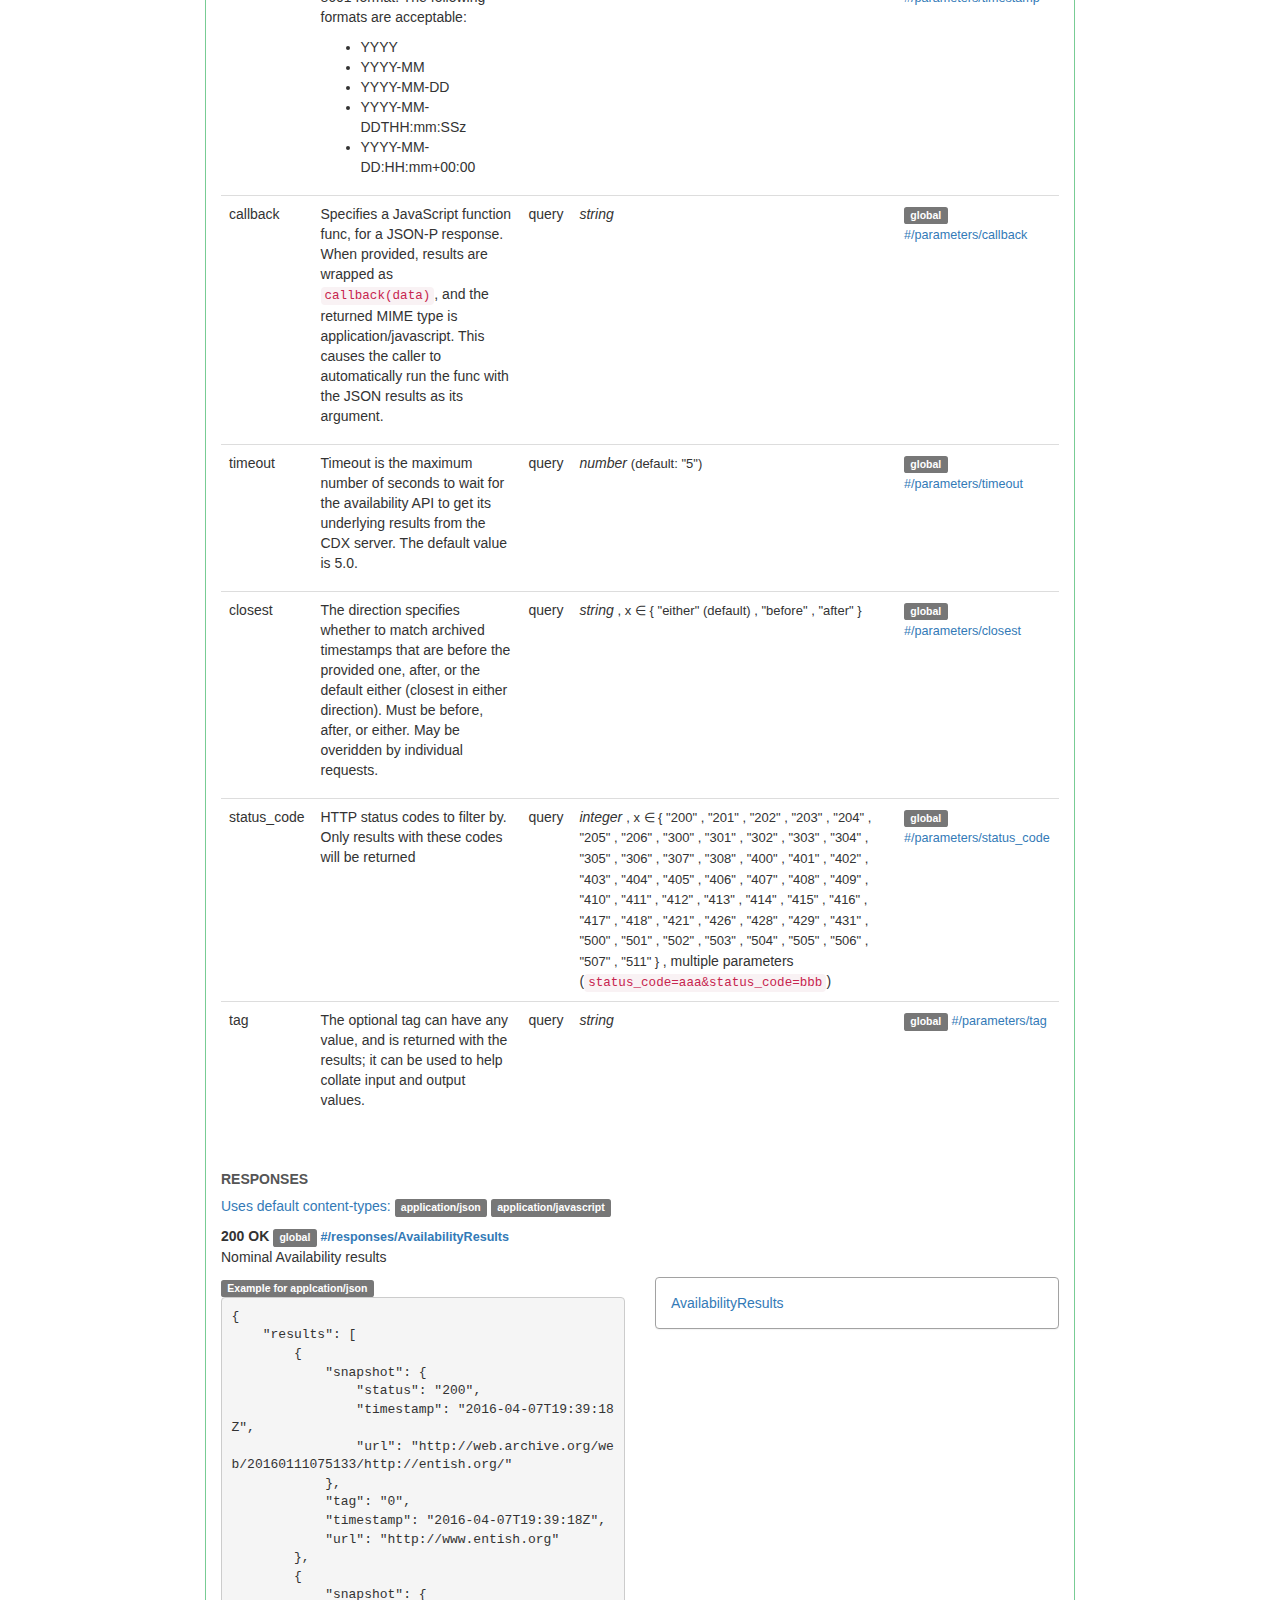
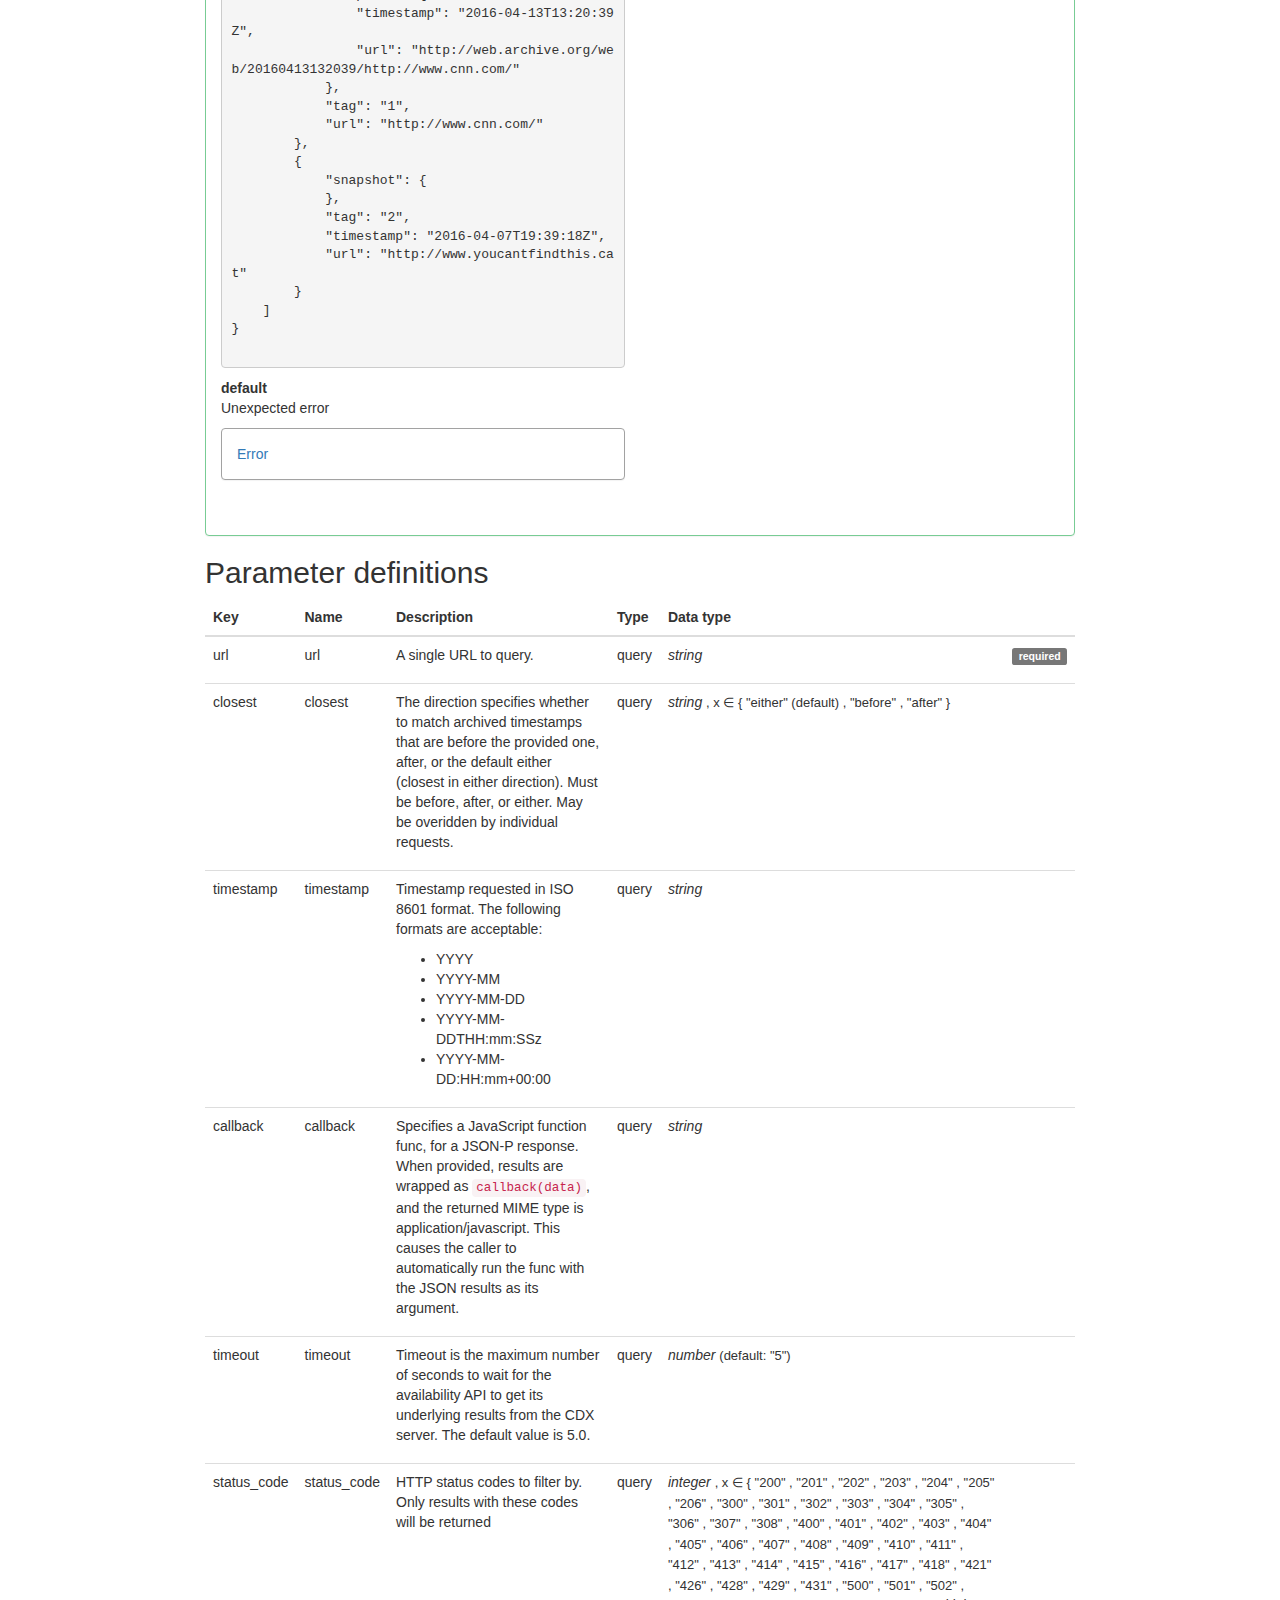
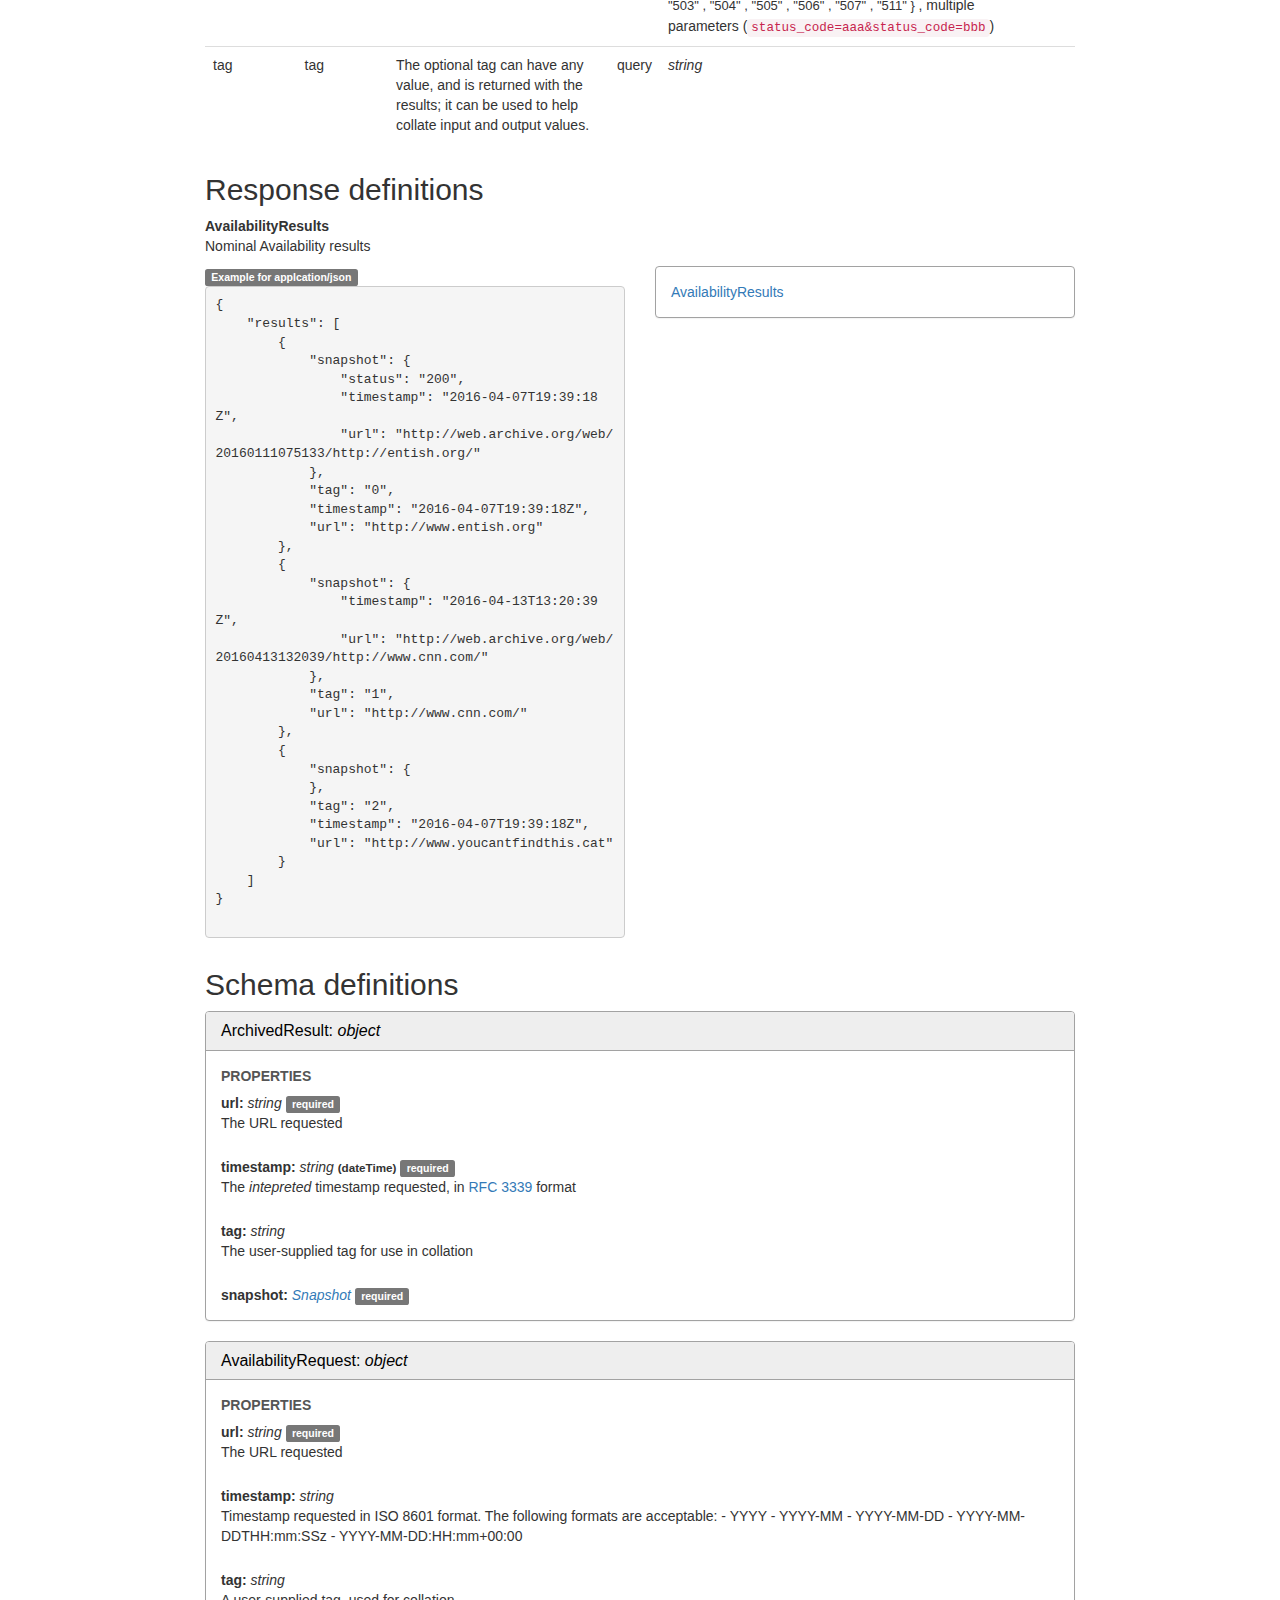
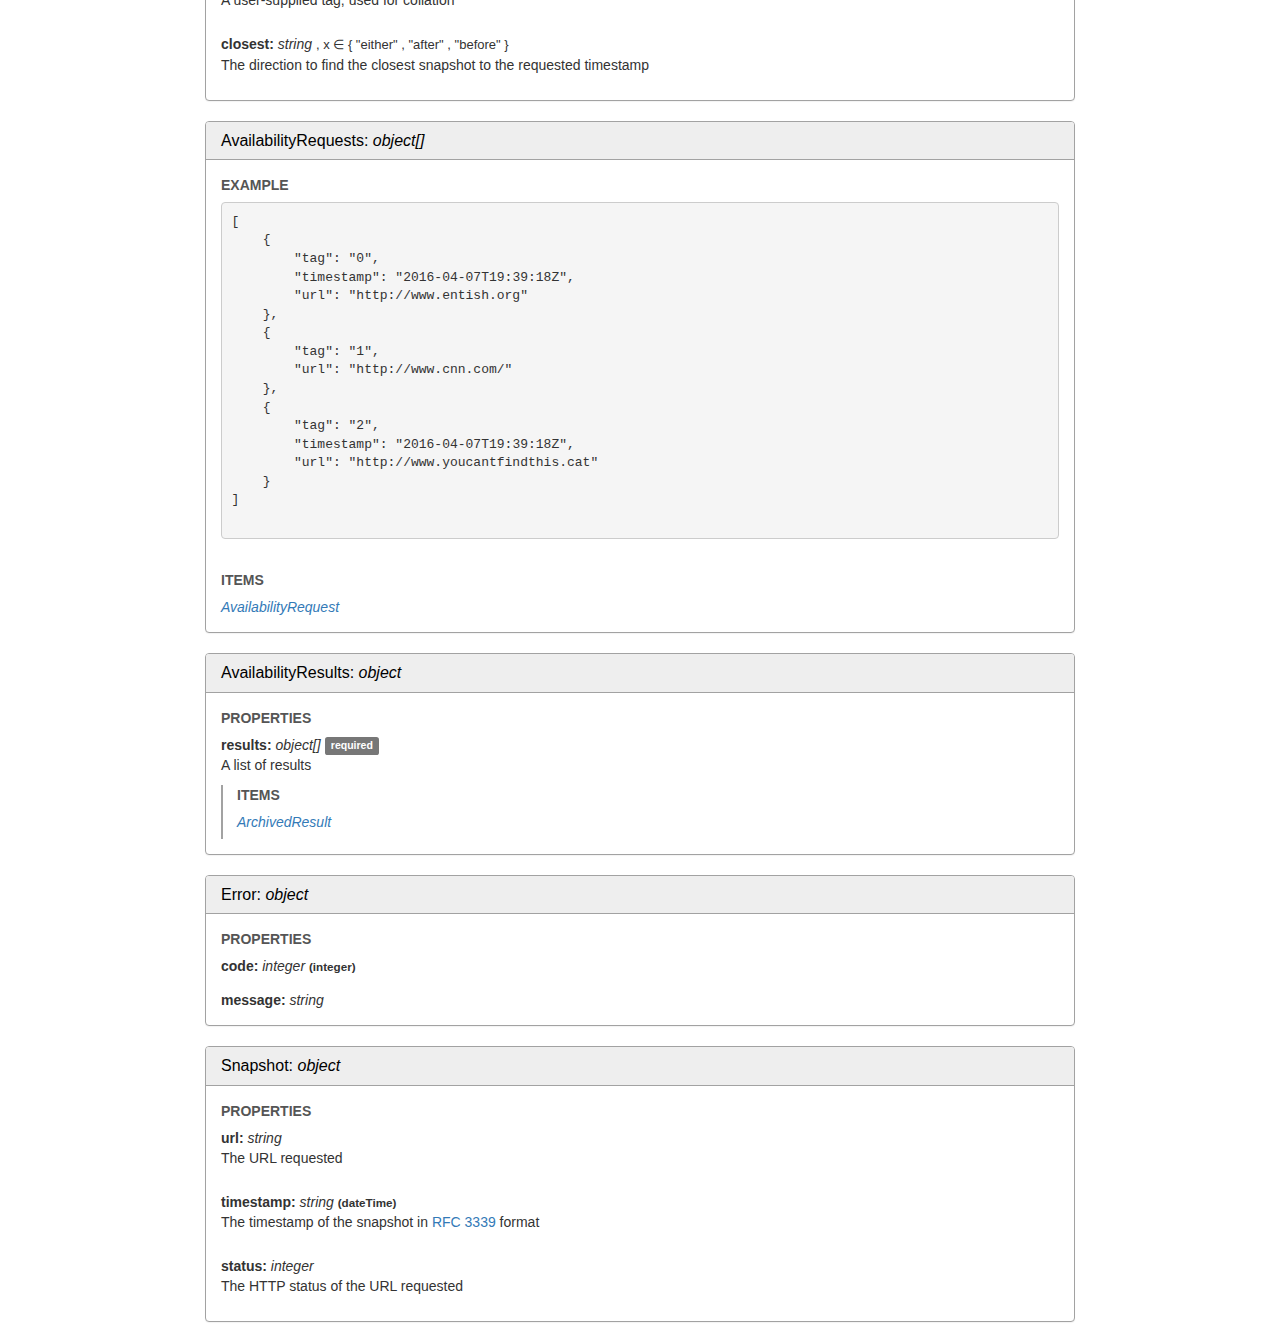
<file: swagger/samples/wayback/index.html>
<!DOCTYPE html>
<html>
<head>
    <link rel="stylesheet" href="main.css">
    <meta charset="UTF-8">
    <title>Wayback API</title>
</head>
<body>
<div class="container">
    <h1>Wayback API</h1>
    <p><p>API for Internet Archive&#39;s Wayback Machine</p>
    </p>
    
        <div id="sw-default-produces" class="sw-default-value">
            <span class="sw-default-value-header">Default response content-types:</span>
            application/json, application/javascript
        </div>
    
    <div id="sw-schemes" class="sw-default-value">
        <span class="sw-default-value-header">Schemes:</span>
        https
    </div>
    
        <h2 id="swagger--summary-no-tags">Summary</h2>
        <table class="table table-bordered table-condensed swagger--summary">
            <thead>
            <tr>
                <th>Path</th>
                <th>Operation</th>
                <th>Description</th>
            </tr>
            </thead>
            <tbody>
                    <tr>
                            <td class="swagger--summary-path" rowspan="2">
                                <a href="#path--wayback-v1-available">/wayback/v1/available</a>
                            </td>
                        <td>
                            <a href="#operation--wayback-v1-available-get">GET</a>
                        </td>
                        <td>
                            
                        </td>
                    </tr>
                    <tr>
                        <td>
                            <a href="#operation--wayback-v1-available-post">POST</a>
                        </td>
                        <td>
                            
                        </td>
                    </tr>
            </tbody>
        </table>
    
    
    
    <h2>Paths</h2>
    
        
        <span id="path--wayback-v1-available"></span>
            <div id="operation--wayback-v1-available-get" class="swagger--panel-operation-get panel">
                <div class="panel-heading">
                    <div class="operation-summary"></div>
                    <h3 class="panel-title"><span class="operation-name">GET</span> <strong>/wayback/v1/available</strong></h3>
                </div>
                <div class="panel-body">
                    <section class="sw-operation-description">
                        
                    </section>
                    
                        <section class="sw-request-params">
                            <table class="table">
                                <thead>
                                <tr>
                                    <th class="sw-param-name"></th>
                                    <th class="sw-param-description"></th>
                                    <th class="sw-param-type"></th>
                                    <th class="sw-param-data-type"></th>
                                    <th class="sw-param-annotation"></th>
                                </tr>
                                </thead>
                                <tbody>
                                        <tr>
                                            <td>
                                                url
                                            <td><p>A single URL to query.</p>
                                        </td>
                                            <td>query</td>
                                            <td><span class="json-property-type">string</span>
                                        <span class="json-property-range" title="Value limits"></span>
                                        
                                            </td>
                                            <td>
                                                    <span class="json-property-required"></span>
                                                    <span class="swagger--global"></span> <span class="json-schema--reference"><a href="#/parameters/url">#/parameters/url</a></span>
                                            </td>
                                        </tr>
                                        <tr>
                                            <td>
                                                timestamp
                                            <td><p>Timestamp requested in ISO 8601 format. The following formats are acceptable:</p>
                                        <ul>
                                        <li>YYYY</li>
                                        <li>YYYY-MM</li>
                                        <li>YYYY-MM-DD</li>
                                        <li>YYYY-MM-DDTHH:mm:SSz</li>
                                        <li>YYYY-MM-DD:HH:mm+00:00</li>
                                        </ul>
                                        </td>
                                            <td>query</td>
                                            <td><span class="json-property-type">string</span>
                                        <span class="json-property-range" title="Value limits"></span>
                                        
                                            </td>
                                            <td>
                                                    <span class="swagger--global"></span> <span class="json-schema--reference"><a href="#/parameters/timestamp">#/parameters/timestamp</a></span>
                                            </td>
                                        </tr>
                                        <tr>
                                            <td>
                                                callback
                                            <td><p>Specifies a JavaScript function func, for a JSON-P response. When provided, results are wrapped as <code>callback(data)</code>, and the returned MIME type is application/javascript. This causes the caller to automatically run the func with the JSON results as its argument.</p>
                                        </td>
                                            <td>query</td>
                                            <td><span class="json-property-type">string</span>
                                        <span class="json-property-range" title="Value limits"></span>
                                        
                                            </td>
                                            <td>
                                                    <span class="swagger--global"></span> <span class="json-schema--reference"><a href="#/parameters/callback">#/parameters/callback</a></span>
                                            </td>
                                        </tr>
                                        <tr>
                                            <td>
                                                timeout
                                            <td><p>Timeout is the maximum number of seconds to wait for the availability API to get its underlying results from the CDX server. The default value is 5.0.</p>
                                        </td>
                                            <td>query</td>
                                            <td><span class="json-property-type">number</span>
                                        <span class="json-property-range" title="Value limits"></span>
                                        
                                                <span class="json-property-default-value">5</span>
                                            </td>
                                            <td>
                                                    <span class="swagger--global"></span> <span class="json-schema--reference"><a href="#/parameters/timeout">#/parameters/timeout</a></span>
                                            </td>
                                        </tr>
                                        <tr>
                                            <td>
                                                closest
                                            <td><p>The direction specifies whether to match archived timestamps that are before the provided one, after, or the default either (closest in either direction). Must be before, after, or either. May be overidden by individual requests.</p>
                                        </td>
                                            <td>query</td>
                                            <td><span class="json-property-type">string</span>    <span class="json-property-enum" title="Possible values">, x &isin; {
                                                        <span class="json-property-enum-item">either</span>
                                                        (default)
                                                    ,
                                                        <span class="json-property-enum-item">before</span>
                                                    ,
                                                        <span class="json-property-enum-item">after</span>
                                                    
                                                }
                                                </span>
                                        <span class="json-property-range" title="Value limits"></span>
                                        
                                            </td>
                                            <td>
                                                    <span class="swagger--global"></span> <span class="json-schema--reference"><a href="#/parameters/closest">#/parameters/closest</a></span>
                                            </td>
                                        </tr>
                                        <tr>
                                            <td>
                                                status_code
                                            <td><p>HTTP status codes to filter by. Only results with these codes will be returned</p>
                                        </td>
                                            <td>query</td>
                                            <td><span class="json-property-type">integer</span>    <span class="json-property-enum" title="Possible values">, x &isin; {
                                                        <span class="json-property-enum-item">200</span>
                                                    ,
                                                        <span class="json-property-enum-item">201</span>
                                                    ,
                                                        <span class="json-property-enum-item">202</span>
                                                    ,
                                                        <span class="json-property-enum-item">203</span>
                                                    ,
                                                        <span class="json-property-enum-item">204</span>
                                                    ,
                                                        <span class="json-property-enum-item">205</span>
                                                    ,
                                                        <span class="json-property-enum-item">206</span>
                                                    ,
                                                        <span class="json-property-enum-item">300</span>
                                                    ,
                                                        <span class="json-property-enum-item">301</span>
                                                    ,
                                                        <span class="json-property-enum-item">302</span>
                                                    ,
                                                        <span class="json-property-enum-item">303</span>
                                                    ,
                                                        <span class="json-property-enum-item">304</span>
                                                    ,
                                                        <span class="json-property-enum-item">305</span>
                                                    ,
                                                        <span class="json-property-enum-item">306</span>
                                                    ,
                                                        <span class="json-property-enum-item">307</span>
                                                    ,
                                                        <span class="json-property-enum-item">308</span>
                                                    ,
                                                        <span class="json-property-enum-item">400</span>
                                                    ,
                                                        <span class="json-property-enum-item">401</span>
                                                    ,
                                                        <span class="json-property-enum-item">402</span>
                                                    ,
                                                        <span class="json-property-enum-item">403</span>
                                                    ,
                                                        <span class="json-property-enum-item">404</span>
                                                    ,
                                                        <span class="json-property-enum-item">405</span>
                                                    ,
                                                        <span class="json-property-enum-item">406</span>
                                                    ,
                                                        <span class="json-property-enum-item">407</span>
                                                    ,
                                                        <span class="json-property-enum-item">408</span>
                                                    ,
                                                        <span class="json-property-enum-item">409</span>
                                                    ,
                                                        <span class="json-property-enum-item">410</span>
                                                    ,
                                                        <span class="json-property-enum-item">411</span>
                                                    ,
                                                        <span class="json-property-enum-item">412</span>
                                                    ,
                                                        <span class="json-property-enum-item">413</span>
                                                    ,
                                                        <span class="json-property-enum-item">414</span>
                                                    ,
                                                        <span class="json-property-enum-item">415</span>
                                                    ,
                                                        <span class="json-property-enum-item">416</span>
                                                    ,
                                                        <span class="json-property-enum-item">417</span>
                                                    ,
                                                        <span class="json-property-enum-item">418</span>
                                                    ,
                                                        <span class="json-property-enum-item">421</span>
                                                    ,
                                                        <span class="json-property-enum-item">426</span>
                                                    ,
                                                        <span class="json-property-enum-item">428</span>
                                                    ,
                                                        <span class="json-property-enum-item">429</span>
                                                    ,
                                                        <span class="json-property-enum-item">431</span>
                                                    ,
                                                        <span class="json-property-enum-item">500</span>
                                                    ,
                                                        <span class="json-property-enum-item">501</span>
                                                    ,
                                                        <span class="json-property-enum-item">502</span>
                                                    ,
                                                        <span class="json-property-enum-item">503</span>
                                                    ,
                                                        <span class="json-property-enum-item">504</span>
                                                    ,
                                                        <span class="json-property-enum-item">505</span>
                                                    ,
                                                        <span class="json-property-enum-item">506</span>
                                                    ,
                                                        <span class="json-property-enum-item">507</span>
                                                    ,
                                                        <span class="json-property-enum-item">511</span>
                                                    
                                                }
                                                </span>
                                        <span class="json-property-range" title="Value limits"></span>
                                        
                                        <span class="sw-param-collection-format">, 
                                                        multiple parameters (<code>status_code=aaa&amp;status_code=bbb</code>)
                                                    </span>    </td>
                                            <td>
                                                    <span class="swagger--global"></span> <span class="json-schema--reference"><a href="#/parameters/status_code">#/parameters/status_code</a></span>
                                            </td>
                                        </tr>
                                        <tr>
                                            <td>
                                                tag
                                            <td><p>The optional tag can have any value, and is returned with the results; it can be used to help collate input and output values.</p>
                                        </td>
                                            <td>query</td>
                                            <td><span class="json-property-type">string</span>
                                        <span class="json-property-range" title="Value limits"></span>
                                        
                                            </td>
                                            <td>
                                                    <span class="swagger--global"></span> <span class="json-schema--reference"><a href="#/parameters/tag">#/parameters/tag</a></span>
                                            </td>
                                        </tr>
                                </tbody>
                            </table>
                        </section>
                    
                        <section class="sw-responses">
                                <p><a href="#sw-default-produces">Uses default content-types: </a>
                                    <span class="label label-default">application/json</span> <span class="label label-default">application/javascript</span> 
                                </p>
                            
                            <dl>
                                    <dt class="sw-response-200">
                                        200 OK
                                            <span class="swagger--global"></span> <span class="json-schema--reference"><a href="#/responses/AvailabilityResults">#/responses/AvailabilityResults</a></span>
                                    
                                    </dt>
                                    <dd class="sw-response-200">
                                            <div class="row">
                                                <div class="col-md-12">
                                                    <p>Nominal Availability results</p>
                                            
                                                </div>
                                            </div>
                                            <div class="row">
                                                    <div class="col-md-6 sw-response-examples">
                                                        <div class="label label-default">Example for applcation/json</div>
                                                        <pre><code class="lang-json">{<br>    &quot;<span class="hljs-attribute">results</span>&quot;: <span class="hljs-value">[<br>        {<br>            &quot;<span class="hljs-attribute">snapshot</span>&quot;: <span class="hljs-value">{<br>                &quot;<span class="hljs-attribute">status</span>&quot;: <span class="hljs-value"><span class="hljs-string">&quot;200&quot;</span></span>,<br>                &quot;<span class="hljs-attribute">timestamp</span>&quot;: <span class="hljs-value"><span class="hljs-string">&quot;2016-04-07T19:39:18Z&quot;</span></span>,<br>                &quot;<span class="hljs-attribute">url</span>&quot;: <span class="hljs-value"><span class="hljs-string">&quot;http://web.archive.org/web/20160111075133/http://entish.org/&quot;</span><br>            </span>}</span>,<br>            &quot;<span class="hljs-attribute">tag</span>&quot;: <span class="hljs-value"><span class="hljs-string">&quot;0&quot;</span></span>,<br>            &quot;<span class="hljs-attribute">timestamp</span>&quot;: <span class="hljs-value"><span class="hljs-string">&quot;2016-04-07T19:39:18Z&quot;</span></span>,<br>            &quot;<span class="hljs-attribute">url</span>&quot;: <span class="hljs-value"><span class="hljs-string">&quot;http://www.entish.org&quot;</span><br>        </span>},<br>        {<br>            &quot;<span class="hljs-attribute">snapshot</span>&quot;: <span class="hljs-value">{<br>                &quot;<span class="hljs-attribute">timestamp</span>&quot;: <span class="hljs-value"><span class="hljs-string">&quot;2016-04-13T13:20:39Z&quot;</span></span>,<br>                &quot;<span class="hljs-attribute">url</span>&quot;: <span class="hljs-value"><span class="hljs-string">&quot;http://web.archive.org/web/20160413132039/http://www.cnn.com/&quot;</span><br>            </span>}</span>,<br>            &quot;<span class="hljs-attribute">tag</span>&quot;: <span class="hljs-value"><span class="hljs-string">&quot;1&quot;</span></span>,<br>            &quot;<span class="hljs-attribute">url</span>&quot;: <span class="hljs-value"><span class="hljs-string">&quot;http://www.cnn.com/&quot;</span><br>        </span>},<br>        {<br>            &quot;<span class="hljs-attribute">snapshot</span>&quot;: <span class="hljs-value">{<br>            }</span>,<br>            &quot;<span class="hljs-attribute">tag</span>&quot;: <span class="hljs-value"><span class="hljs-string">&quot;2&quot;</span></span>,<br>            &quot;<span class="hljs-attribute">timestamp</span>&quot;: <span class="hljs-value"><span class="hljs-string">&quot;2016-04-07T19:39:18Z&quot;</span></span>,<br>            &quot;<span class="hljs-attribute">url</span>&quot;: <span class="hljs-value"><span class="hljs-string">&quot;http://www.youcantfindthis.cat&quot;</span><br>        </span>}<br>    ]<br></span>}
                                            </code></pre>
                                            
                                                    </div>
                                                
                                                <div class="col-md-6 sw-response-model">
                                                <div  class="panel panel-definition">
                                                    <div class="panel-body">
                                                                <a class="json-schema-ref" href="#/definitions/AvailabilityResults">AvailabilityResults</a>
                                                    </div>
                                                </div></div>
                                            
                                            </div>                </dd>
                                    <dt class="sw-response-default">
                                        default 
                                    
                                    </dt>
                                    <dd class="sw-response-default">
                                            <div class="row">
                                                <div class="col-md-12">
                                                    <p>Unexpected error</p>
                                            
                                                </div>
                                            </div>
                                            <div class="row">
                                                
                                                <div class="col-md-6 sw-response-model">
                                                <div  class="panel panel-definition">
                                                    <div class="panel-body">
                                                                <a class="json-schema-ref" href="#/definitions/Error">Error</a>
                                                    </div>
                                                </div></div>
                                            
                                            </div>                </dd>
                            </dl>
                        </section>
                </div>
            </div>    <div id="operation--wayback-v1-available-post" class="swagger--panel-operation-post panel">
                <div class="panel-heading">
                    <div class="operation-summary"></div>
                    <h3 class="panel-title"><span class="operation-name">POST</span> <strong>/wayback/v1/available</strong></h3>
                </div>
                <div class="panel-body">
                    <section class="sw-operation-description">
                        
                    </section>
                        
                            <section class="sw-request-body">
                                
                                    <p><span class="label label-default">application/json</span> <span class="label label-default">text/csv</span> <span class="label label-default">application/x-www-form-urlencoded</span> 
                        </p>
                                        <div class="row">
                                            <div class="col-md-6">
                                                <p></p>
                                            </div>
                                            <div class="col-md-6 sw-request-model">
                            <div  class="panel panel-definition">
                                <div class="panel-body">
                                            <a class="json-schema-ref" href="#/definitions/AvailabilityRequests">AvailabilityRequests</a>
                                </div>
                            </div></div>
                                        </div>
                            </section>        
                        <section class="sw-request-params">
                            <table class="table">
                                <thead>
                                <tr>
                                    <th class="sw-param-name"></th>
                                    <th class="sw-param-description"></th>
                                    <th class="sw-param-type"></th>
                                    <th class="sw-param-data-type"></th>
                                    <th class="sw-param-annotation"></th>
                                </tr>
                                </thead>
                                <tbody>
                                        <tr>
                                            <td>
                                                url
                                            <td><p>A single URL to query.</p>
                                        </td>
                                            <td>query</td>
                                            <td><span class="json-property-type">string</span>
                                        <span class="json-property-range" title="Value limits"></span>
                                        
                                            </td>
                                            <td>
                                                    <span class="json-property-required"></span>
                                                    <span class="swagger--global"></span> <span class="json-schema--reference"><a href="#/parameters/url">#/parameters/url</a></span>
                                            </td>
                                        </tr>
                                        <tr>
                                            <td>
                                                timestamp
                                            <td><p>Timestamp requested in ISO 8601 format. The following formats are acceptable:</p>
                                        <ul>
                                        <li>YYYY</li>
                                        <li>YYYY-MM</li>
                                        <li>YYYY-MM-DD</li>
                                        <li>YYYY-MM-DDTHH:mm:SSz</li>
                                        <li>YYYY-MM-DD:HH:mm+00:00</li>
                                        </ul>
                                        </td>
                                            <td>query</td>
                                            <td><span class="json-property-type">string</span>
                                        <span class="json-property-range" title="Value limits"></span>
                                        
                                            </td>
                                            <td>
                                                    <span class="swagger--global"></span> <span class="json-schema--reference"><a href="#/parameters/timestamp">#/parameters/timestamp</a></span>
                                            </td>
                                        </tr>
                                        <tr>
                                            <td>
                                                callback
                                            <td><p>Specifies a JavaScript function func, for a JSON-P response. When provided, results are wrapped as <code>callback(data)</code>, and the returned MIME type is application/javascript. This causes the caller to automatically run the func with the JSON results as its argument.</p>
                                        </td>
                                            <td>query</td>
                                            <td><span class="json-property-type">string</span>
                                        <span class="json-property-range" title="Value limits"></span>
                                        
                                            </td>
                                            <td>
                                                    <span class="swagger--global"></span> <span class="json-schema--reference"><a href="#/parameters/callback">#/parameters/callback</a></span>
                                            </td>
                                        </tr>
                                        <tr>
                                            <td>
                                                timeout
                                            <td><p>Timeout is the maximum number of seconds to wait for the availability API to get its underlying results from the CDX server. The default value is 5.0.</p>
                                        </td>
                                            <td>query</td>
                                            <td><span class="json-property-type">number</span>
                                        <span class="json-property-range" title="Value limits"></span>
                                        
                                                <span class="json-property-default-value">5</span>
                                            </td>
                                            <td>
                                                    <span class="swagger--global"></span> <span class="json-schema--reference"><a href="#/parameters/timeout">#/parameters/timeout</a></span>
                                            </td>
                                        </tr>
                                        <tr>
                                            <td>
                                                closest
                                            <td><p>The direction specifies whether to match archived timestamps that are before the provided one, after, or the default either (closest in either direction). Must be before, after, or either. May be overidden by individual requests.</p>
                                        </td>
                                            <td>query</td>
                                            <td><span class="json-property-type">string</span>    <span class="json-property-enum" title="Possible values">, x &isin; {
                                                        <span class="json-property-enum-item">either</span>
                                                        (default)
                                                    ,
                                                        <span class="json-property-enum-item">before</span>
                                                    ,
                                                        <span class="json-property-enum-item">after</span>
                                                    
                                                }
                                                </span>
                                        <span class="json-property-range" title="Value limits"></span>
                                        
                                            </td>
                                            <td>
                                                    <span class="swagger--global"></span> <span class="json-schema--reference"><a href="#/parameters/closest">#/parameters/closest</a></span>
                                            </td>
                                        </tr>
                                        <tr>
                                            <td>
                                                status_code
                                            <td><p>HTTP status codes to filter by. Only results with these codes will be returned</p>
                                        </td>
                                            <td>query</td>
                                            <td><span class="json-property-type">integer</span>    <span class="json-property-enum" title="Possible values">, x &isin; {
                                                        <span class="json-property-enum-item">200</span>
                                                    ,
                                                        <span class="json-property-enum-item">201</span>
                                                    ,
                                                        <span class="json-property-enum-item">202</span>
                                                    ,
                                                        <span class="json-property-enum-item">203</span>
                                                    ,
                                                        <span class="json-property-enum-item">204</span>
                                                    ,
                                                        <span class="json-property-enum-item">205</span>
                                                    ,
                                                        <span class="json-property-enum-item">206</span>
                                                    ,
                                                        <span class="json-property-enum-item">300</span>
                                                    ,
                                                        <span class="json-property-enum-item">301</span>
                                                    ,
                                                        <span class="json-property-enum-item">302</span>
                                                    ,
                                                        <span class="json-property-enum-item">303</span>
                                                    ,
                                                        <span class="json-property-enum-item">304</span>
                                                    ,
                                                        <span class="json-property-enum-item">305</span>
                                                    ,
                                                        <span class="json-property-enum-item">306</span>
                                                    ,
                                                        <span class="json-property-enum-item">307</span>
                                                    ,
                                                        <span class="json-property-enum-item">308</span>
                                                    ,
                                                        <span class="json-property-enum-item">400</span>
                                                    ,
                                                        <span class="json-property-enum-item">401</span>
                                                    ,
                                                        <span class="json-property-enum-item">402</span>
                                                    ,
                                                        <span class="json-property-enum-item">403</span>
                                                    ,
                                                        <span class="json-property-enum-item">404</span>
                                                    ,
                                                        <span class="json-property-enum-item">405</span>
                                                    ,
                                                        <span class="json-property-enum-item">406</span>
                                                    ,
                                                        <span class="json-property-enum-item">407</span>
                                                    ,
                                                        <span class="json-property-enum-item">408</span>
                                                    ,
                                                        <span class="json-property-enum-item">409</span>
                                                    ,
                                                        <span class="json-property-enum-item">410</span>
                                                    ,
                                                        <span class="json-property-enum-item">411</span>
                                                    ,
                                                        <span class="json-property-enum-item">412</span>
                                                    ,
                                                        <span class="json-property-enum-item">413</span>
                                                    ,
                                                        <span class="json-property-enum-item">414</span>
                                                    ,
                                                        <span class="json-property-enum-item">415</span>
                                                    ,
                                                        <span class="json-property-enum-item">416</span>
                                                    ,
                                                        <span class="json-property-enum-item">417</span>
                                                    ,
                                                        <span class="json-property-enum-item">418</span>
                                                    ,
                                                        <span class="json-property-enum-item">421</span>
                                                    ,
                                                        <span class="json-property-enum-item">426</span>
                                                    ,
                                                        <span class="json-property-enum-item">428</span>
                                                    ,
                                                        <span class="json-property-enum-item">429</span>
                                                    ,
                                                        <span class="json-property-enum-item">431</span>
                                                    ,
                                                        <span class="json-property-enum-item">500</span>
                                                    ,
                                                        <span class="json-property-enum-item">501</span>
                                                    ,
                                                        <span class="json-property-enum-item">502</span>
                                                    ,
                                                        <span class="json-property-enum-item">503</span>
                                                    ,
                                                        <span class="json-property-enum-item">504</span>
                                                    ,
                                                        <span class="json-property-enum-item">505</span>
                                                    ,
                                                        <span class="json-property-enum-item">506</span>
                                                    ,
                                                        <span class="json-property-enum-item">507</span>
                                                    ,
                                                        <span class="json-property-enum-item">511</span>
                                                    
                                                }
                                                </span>
                                        <span class="json-property-range" title="Value limits"></span>
                                        
                                        <span class="sw-param-collection-format">, 
                                                        multiple parameters (<code>status_code=aaa&amp;status_code=bbb</code>)
                                                    </span>    </td>
                                            <td>
                                                    <span class="swagger--global"></span> <span class="json-schema--reference"><a href="#/parameters/status_code">#/parameters/status_code</a></span>
                                            </td>
                                        </tr>
                                        <tr>
                                            <td>
                                                tag
                                            <td><p>The optional tag can have any value, and is returned with the results; it can be used to help collate input and output values.</p>
                                        </td>
                                            <td>query</td>
                                            <td><span class="json-property-type">string</span>
                                        <span class="json-property-range" title="Value limits"></span>
                                        
                                            </td>
                                            <td>
                                                    <span class="swagger--global"></span> <span class="json-schema--reference"><a href="#/parameters/tag">#/parameters/tag</a></span>
                                            </td>
                                        </tr>
                                </tbody>
                            </table>
                        </section>
                    
                        <section class="sw-responses">
                                <p><a href="#sw-default-produces">Uses default content-types: </a>
                                    <span class="label label-default">application/json</span> <span class="label label-default">application/javascript</span> 
                                </p>
                            
                            <dl>
                                    <dt class="sw-response-200">
                                        200 OK
                                            <span class="swagger--global"></span> <span class="json-schema--reference"><a href="#/responses/AvailabilityResults">#/responses/AvailabilityResults</a></span>
                                    
                                    </dt>
                                    <dd class="sw-response-200">
                                            <div class="row">
                                                <div class="col-md-12">
                                                    <p>Nominal Availability results</p>
                                            
                                                </div>
                                            </div>
                                            <div class="row">
                                                    <div class="col-md-6 sw-response-examples">
                                                        <div class="label label-default">Example for applcation/json</div>
                                                        <pre><code class="lang-json">{<br>    &quot;<span class="hljs-attribute">results</span>&quot;: <span class="hljs-value">[<br>        {<br>            &quot;<span class="hljs-attribute">snapshot</span>&quot;: <span class="hljs-value">{<br>                &quot;<span class="hljs-attribute">status</span>&quot;: <span class="hljs-value"><span class="hljs-string">&quot;200&quot;</span></span>,<br>                &quot;<span class="hljs-attribute">timestamp</span>&quot;: <span class="hljs-value"><span class="hljs-string">&quot;2016-04-07T19:39:18Z&quot;</span></span>,<br>                &quot;<span class="hljs-attribute">url</span>&quot;: <span class="hljs-value"><span class="hljs-string">&quot;http://web.archive.org/web/20160111075133/http://entish.org/&quot;</span><br>            </span>}</span>,<br>            &quot;<span class="hljs-attribute">tag</span>&quot;: <span class="hljs-value"><span class="hljs-string">&quot;0&quot;</span></span>,<br>            &quot;<span class="hljs-attribute">timestamp</span>&quot;: <span class="hljs-value"><span class="hljs-string">&quot;2016-04-07T19:39:18Z&quot;</span></span>,<br>            &quot;<span class="hljs-attribute">url</span>&quot;: <span class="hljs-value"><span class="hljs-string">&quot;http://www.entish.org&quot;</span><br>        </span>},<br>        {<br>            &quot;<span class="hljs-attribute">snapshot</span>&quot;: <span class="hljs-value">{<br>                &quot;<span class="hljs-attribute">timestamp</span>&quot;: <span class="hljs-value"><span class="hljs-string">&quot;2016-04-13T13:20:39Z&quot;</span></span>,<br>                &quot;<span class="hljs-attribute">url</span>&quot;: <span class="hljs-value"><span class="hljs-string">&quot;http://web.archive.org/web/20160413132039/http://www.cnn.com/&quot;</span><br>            </span>}</span>,<br>            &quot;<span class="hljs-attribute">tag</span>&quot;: <span class="hljs-value"><span class="hljs-string">&quot;1&quot;</span></span>,<br>            &quot;<span class="hljs-attribute">url</span>&quot;: <span class="hljs-value"><span class="hljs-string">&quot;http://www.cnn.com/&quot;</span><br>        </span>},<br>        {<br>            &quot;<span class="hljs-attribute">snapshot</span>&quot;: <span class="hljs-value">{<br>            }</span>,<br>            &quot;<span class="hljs-attribute">tag</span>&quot;: <span class="hljs-value"><span class="hljs-string">&quot;2&quot;</span></span>,<br>            &quot;<span class="hljs-attribute">timestamp</span>&quot;: <span class="hljs-value"><span class="hljs-string">&quot;2016-04-07T19:39:18Z&quot;</span></span>,<br>            &quot;<span class="hljs-attribute">url</span>&quot;: <span class="hljs-value"><span class="hljs-string">&quot;http://www.youcantfindthis.cat&quot;</span><br>        </span>}<br>    ]<br></span>}
                                            </code></pre>
                                            
                                                    </div>
                                                
                                                <div class="col-md-6 sw-response-model">
                                                <div  class="panel panel-definition">
                                                    <div class="panel-body">
                                                                <a class="json-schema-ref" href="#/definitions/AvailabilityResults">AvailabilityResults</a>
                                                    </div>
                                                </div></div>
                                            
                                            </div>                </dd>
                                    <dt class="sw-response-default">
                                        default 
                                    
                                    </dt>
                                    <dd class="sw-response-default">
                                            <div class="row">
                                                <div class="col-md-12">
                                                    <p>Unexpected error</p>
                                            
                                                </div>
                                            </div>
                                            <div class="row">
                                                
                                                <div class="col-md-6 sw-response-model">
                                                <div  class="panel panel-definition">
                                                    <div class="panel-body">
                                                                <a class="json-schema-ref" href="#/definitions/Error">Error</a>
                                                    </div>
                                                </div></div>
                                            
                                            </div>                </dd>
                            </dl>
                        </section>
                </div>
            </div>
        <h2>Parameter definitions</h2>
        <table id="table-parameter-definitions" class="table">
            <thead>
            <tr>
                <th class="sw-param-key"></th>
                <th class="sw-param-name"></th>
                <th class="sw-param-description"></th>
                <th class="sw-param-type"></th>
                <th class="sw-param-data-type"></th>
                <th class="sw-param-annotation"></th>
            </tr>
            </thead>
            <tbody>
                <tr>
                        <td><a name="/parameters/url"></a>url</td>
                    <td>
                        url
                    <td><p>A single URL to query.</p>
                </td>
                    <td>query</td>
                    <td><span class="json-property-type">string</span>
                <span class="json-property-range" title="Value limits"></span>
                
                    </td>
                    <td>
                            <span class="json-property-required"></span>
                    </td>
                </tr>
                <tr>
                        <td><a name="/parameters/closest"></a>closest</td>
                    <td>
                        closest
                    <td><p>The direction specifies whether to match archived timestamps that are before the provided one, after, or the default either (closest in either direction). Must be before, after, or either. May be overidden by individual requests.</p>
                </td>
                    <td>query</td>
                    <td><span class="json-property-type">string</span>    <span class="json-property-enum" title="Possible values">, x &isin; {
                                <span class="json-property-enum-item">either</span>
                                (default)
                            ,
                                <span class="json-property-enum-item">before</span>
                            ,
                                <span class="json-property-enum-item">after</span>
                            
                        }
                        </span>
                <span class="json-property-range" title="Value limits"></span>
                
                    </td>
                    <td>
                    </td>
                </tr>
                <tr>
                        <td><a name="/parameters/timestamp"></a>timestamp</td>
                    <td>
                        timestamp
                    <td><p>Timestamp requested in ISO 8601 format. The following formats are acceptable:</p>
                <ul>
                <li>YYYY</li>
                <li>YYYY-MM</li>
                <li>YYYY-MM-DD</li>
                <li>YYYY-MM-DDTHH:mm:SSz</li>
                <li>YYYY-MM-DD:HH:mm+00:00</li>
                </ul>
                </td>
                    <td>query</td>
                    <td><span class="json-property-type">string</span>
                <span class="json-property-range" title="Value limits"></span>
                
                    </td>
                    <td>
                    </td>
                </tr>
                <tr>
                        <td><a name="/parameters/callback"></a>callback</td>
                    <td>
                        callback
                    <td><p>Specifies a JavaScript function func, for a JSON-P response. When provided, results are wrapped as <code>callback(data)</code>, and the returned MIME type is application/javascript. This causes the caller to automatically run the func with the JSON results as its argument.</p>
                </td>
                    <td>query</td>
                    <td><span class="json-property-type">string</span>
                <span class="json-property-range" title="Value limits"></span>
                
                    </td>
                    <td>
                    </td>
                </tr>
                <tr>
                        <td><a name="/parameters/timeout"></a>timeout</td>
                    <td>
                        timeout
                    <td><p>Timeout is the maximum number of seconds to wait for the availability API to get its underlying results from the CDX server. The default value is 5.0.</p>
                </td>
                    <td>query</td>
                    <td><span class="json-property-type">number</span>
                <span class="json-property-range" title="Value limits"></span>
                
                        <span class="json-property-default-value">5</span>
                    </td>
                    <td>
                    </td>
                </tr>
                <tr>
                        <td><a name="/parameters/status_code"></a>status_code</td>
                    <td>
                        status_code
                    <td><p>HTTP status codes to filter by. Only results with these codes will be returned</p>
                </td>
                    <td>query</td>
                    <td><span class="json-property-type">integer</span>    <span class="json-property-enum" title="Possible values">, x &isin; {
                                <span class="json-property-enum-item">200</span>
                            ,
                                <span class="json-property-enum-item">201</span>
                            ,
                                <span class="json-property-enum-item">202</span>
                            ,
                                <span class="json-property-enum-item">203</span>
                            ,
                                <span class="json-property-enum-item">204</span>
                            ,
                                <span class="json-property-enum-item">205</span>
                            ,
                                <span class="json-property-enum-item">206</span>
                            ,
                                <span class="json-property-enum-item">300</span>
                            ,
                                <span class="json-property-enum-item">301</span>
                            ,
                                <span class="json-property-enum-item">302</span>
                            ,
                                <span class="json-property-enum-item">303</span>
                            ,
                                <span class="json-property-enum-item">304</span>
                            ,
                                <span class="json-property-enum-item">305</span>
                            ,
                                <span class="json-property-enum-item">306</span>
                            ,
                                <span class="json-property-enum-item">307</span>
                            ,
                                <span class="json-property-enum-item">308</span>
                            ,
                                <span class="json-property-enum-item">400</span>
                            ,
                                <span class="json-property-enum-item">401</span>
                            ,
                                <span class="json-property-enum-item">402</span>
                            ,
                                <span class="json-property-enum-item">403</span>
                            ,
                                <span class="json-property-enum-item">404</span>
                            ,
                                <span class="json-property-enum-item">405</span>
                            ,
                                <span class="json-property-enum-item">406</span>
                            ,
                                <span class="json-property-enum-item">407</span>
                            ,
                                <span class="json-property-enum-item">408</span>
                            ,
                                <span class="json-property-enum-item">409</span>
                            ,
                                <span class="json-property-enum-item">410</span>
                            ,
                                <span class="json-property-enum-item">411</span>
                            ,
                                <span class="json-property-enum-item">412</span>
                            ,
                                <span class="json-property-enum-item">413</span>
                            ,
                                <span class="json-property-enum-item">414</span>
                            ,
                                <span class="json-property-enum-item">415</span>
                            ,
                                <span class="json-property-enum-item">416</span>
                            ,
                                <span class="json-property-enum-item">417</span>
                            ,
                                <span class="json-property-enum-item">418</span>
                            ,
                                <span class="json-property-enum-item">421</span>
                            ,
                                <span class="json-property-enum-item">426</span>
                            ,
                                <span class="json-property-enum-item">428</span>
                            ,
                                <span class="json-property-enum-item">429</span>
                            ,
                                <span class="json-property-enum-item">431</span>
                            ,
                                <span class="json-property-enum-item">500</span>
                            ,
                                <span class="json-property-enum-item">501</span>
                            ,
                                <span class="json-property-enum-item">502</span>
                            ,
                                <span class="json-property-enum-item">503</span>
                            ,
                                <span class="json-property-enum-item">504</span>
                            ,
                                <span class="json-property-enum-item">505</span>
                            ,
                                <span class="json-property-enum-item">506</span>
                            ,
                                <span class="json-property-enum-item">507</span>
                            ,
                                <span class="json-property-enum-item">511</span>
                            
                        }
                        </span>
                <span class="json-property-range" title="Value limits"></span>
                
                <span class="sw-param-collection-format">, 
                                multiple parameters (<code>status_code=aaa&amp;status_code=bbb</code>)
                            </span>    </td>
                    <td>
                    </td>
                </tr>
                <tr>
                        <td><a name="/parameters/tag"></a>tag</td>
                    <td>
                        tag
                    <td><p>The optional tag can have any value, and is returned with the results; it can be used to help collate input and output values.</p>
                </td>
                    <td>query</td>
                    <td><span class="json-property-type">string</span>
                <span class="json-property-range" title="Value limits"></span>
                
                    </td>
                    <td>
                    </td>
                </tr>
            </tbody>
        </table>
     
    <h2>Response definitions</h2>
    
    <dl id="sw-response-definitions">
            <dt><a name=""></a>AvailabilityResults</dt>
            <dd>
                <div class="row">
                    <div class="col-md-12">
                        <p>Nominal Availability results</p>
                
                    </div>
                </div>
                <div class="row">
                        <div class="col-md-6 sw-response-examples">
                            <div class="label label-default">Example for applcation/json</div>
                            <pre><code class="lang-json">{<br>    &quot;<span class="hljs-attribute">results</span>&quot;: <span class="hljs-value">[<br>        {<br>            &quot;<span class="hljs-attribute">snapshot</span>&quot;: <span class="hljs-value">{<br>                &quot;<span class="hljs-attribute">status</span>&quot;: <span class="hljs-value"><span class="hljs-string">&quot;200&quot;</span></span>,<br>                &quot;<span class="hljs-attribute">timestamp</span>&quot;: <span class="hljs-value"><span class="hljs-string">&quot;2016-04-07T19:39:18Z&quot;</span></span>,<br>                &quot;<span class="hljs-attribute">url</span>&quot;: <span class="hljs-value"><span class="hljs-string">&quot;http://web.archive.org/web/20160111075133/http://entish.org/&quot;</span><br>            </span>}</span>,<br>            &quot;<span class="hljs-attribute">tag</span>&quot;: <span class="hljs-value"><span class="hljs-string">&quot;0&quot;</span></span>,<br>            &quot;<span class="hljs-attribute">timestamp</span>&quot;: <span class="hljs-value"><span class="hljs-string">&quot;2016-04-07T19:39:18Z&quot;</span></span>,<br>            &quot;<span class="hljs-attribute">url</span>&quot;: <span class="hljs-value"><span class="hljs-string">&quot;http://www.entish.org&quot;</span><br>        </span>},<br>        {<br>            &quot;<span class="hljs-attribute">snapshot</span>&quot;: <span class="hljs-value">{<br>                &quot;<span class="hljs-attribute">timestamp</span>&quot;: <span class="hljs-value"><span class="hljs-string">&quot;2016-04-13T13:20:39Z&quot;</span></span>,<br>                &quot;<span class="hljs-attribute">url</span>&quot;: <span class="hljs-value"><span class="hljs-string">&quot;http://web.archive.org/web/20160413132039/http://www.cnn.com/&quot;</span><br>            </span>}</span>,<br>            &quot;<span class="hljs-attribute">tag</span>&quot;: <span class="hljs-value"><span class="hljs-string">&quot;1&quot;</span></span>,<br>            &quot;<span class="hljs-attribute">url</span>&quot;: <span class="hljs-value"><span class="hljs-string">&quot;http://www.cnn.com/&quot;</span><br>        </span>},<br>        {<br>            &quot;<span class="hljs-attribute">snapshot</span>&quot;: <span class="hljs-value">{<br>            }</span>,<br>            &quot;<span class="hljs-attribute">tag</span>&quot;: <span class="hljs-value"><span class="hljs-string">&quot;2&quot;</span></span>,<br>            &quot;<span class="hljs-attribute">timestamp</span>&quot;: <span class="hljs-value"><span class="hljs-string">&quot;2016-04-07T19:39:18Z&quot;</span></span>,<br>            &quot;<span class="hljs-attribute">url</span>&quot;: <span class="hljs-value"><span class="hljs-string">&quot;http://www.youcantfindthis.cat&quot;</span><br>        </span>}<br>    ]<br></span>}
                </code></pre>
                
                        </div>
                    
                    <div class="col-md-6 sw-response-model">
                    <div  class="panel panel-definition">
                        <div class="panel-body">
                                    <a class="json-schema-ref" href="#/definitions/AvailabilityResults">AvailabilityResults</a>
                        </div>
                    </div></div>
                
                </div>        </dd>
    </dl>
    
                       
        <h2>Schema definitions</h2>
    
            
                <div id="definition-ArchivedResult" class="panel panel-definition">
                        <div class="panel-heading">
                                <h3 class="panel-title"><a name="/definitions/ArchivedResult"></a>ArchivedResult:
                                    <span class="json-property-type"><span class="json-property-type">object</span>
                <span class="json-property-range" title="Value limits"></span>
                
                </span>
                                </h3>
                        </div>
                    <div class="panel-body">
                            
                                    <section class="json-schema-properties">
                                        <dl>
                                                <dt data-property-name="url">
                                                    <span class="json-property-name">url:</span>
                                                    <span class="json-property-type">string</span>
                                                    <span class="json-property-range" title="Value limits"></span>
                                                    
                                                        <span class="json-property-required"></span>
                                                </dt>
                                                <dd>
                                                    <p>The URL requested</p>
                                    
                                                    <div class="json-inner-schema">
                                                        
                                                    </div>
                                                </dd>
                                                <dt data-property-name="timestamp">
                                                    <span class="json-property-name">timestamp:</span>
                                                    <span class="json-property-type">string</span>    <span class="json-property-format">(dateTime)</span>
                                                    <span class="json-property-range" title="Value limits"></span>
                                                    
                                                        <span class="json-property-required"></span>
                                                </dt>
                                                <dd>
                                                    <p>The <em>intepreted</em> timestamp requested, in <a href="http://xml2rfc.ietf.org/public/rfc/html/rfc3339.html">RFC 3339</a> format</p>
                                    
                                                    <div class="json-inner-schema">
                                                        
                                                    </div>
                                                </dd>
                                                <dt data-property-name="tag">
                                                    <span class="json-property-name">tag:</span>
                                                    <span class="json-property-type">string</span>
                                                    <span class="json-property-range" title="Value limits"></span>
                                                    
                                                </dt>
                                                <dd>
                                                    <p>The user-supplied tag for use in collation</p>
                                    
                                                    <div class="json-inner-schema">
                                                        
                                                    </div>
                                                </dd>
                                                <dt data-property-name="snapshot">
                                                    <span class="json-property-name">snapshot:</span>
                                                    <span class="json-property-type">    <a class="json-schema-ref" href="#/definitions/Snapshot">Snapshot</a>
                                                    </span>
                                                    <span class="json-property-range" title="Value limits"></span>
                                                    
                                                        <span class="json-property-required"></span>
                                                </dt>
                                                <dd>
                                                    
                                                    <div class="json-inner-schema">
                                                        
                                                    </div>
                                                </dd>
                                        </dl>
                                    </section>
                    </div>
                </div>        
                <div id="definition-AvailabilityRequest" class="panel panel-definition">
                        <div class="panel-heading">
                                <h3 class="panel-title"><a name="/definitions/AvailabilityRequest"></a>AvailabilityRequest:
                                    <span class="json-property-type"><span class="json-property-type">object</span>
                <span class="json-property-range" title="Value limits"></span>
                
                </span>
                                </h3>
                        </div>
                    <div class="panel-body">
                            
                                    <section class="json-schema-properties">
                                        <dl>
                                                <dt data-property-name="url">
                                                    <span class="json-property-name">url:</span>
                                                    <span class="json-property-type">string</span>
                                                    <span class="json-property-range" title="Value limits"></span>
                                                    
                                                        <span class="json-property-required"></span>
                                                </dt>
                                                <dd>
                                                    <p>The URL requested</p>
                                    
                                                    <div class="json-inner-schema">
                                                        
                                                    </div>
                                                </dd>
                                                <dt data-property-name="timestamp">
                                                    <span class="json-property-name">timestamp:</span>
                                                    <span class="json-property-type">string</span>
                                                    <span class="json-property-range" title="Value limits"></span>
                                                    
                                                </dt>
                                                <dd>
                                                    <p>Timestamp requested in ISO 8601 format. The following formats are acceptable: - YYYY - YYYY-MM - YYYY-MM-DD - YYYY-MM-DDTHH:mm:SSz - YYYY-MM-DD:HH:mm+00:00</p>
                                    
                                                    <div class="json-inner-schema">
                                                        
                                                    </div>
                                                </dd>
                                                <dt data-property-name="tag">
                                                    <span class="json-property-name">tag:</span>
                                                    <span class="json-property-type">string</span>
                                                    <span class="json-property-range" title="Value limits"></span>
                                                    
                                                </dt>
                                                <dd>
                                                    <p>A user-supplied tag, used for collation</p>
                                    
                                                    <div class="json-inner-schema">
                                                        
                                                    </div>
                                                </dd>
                                                <dt data-property-name="closest">
                                                    <span class="json-property-name">closest:</span>
                                                    <span class="json-property-type">string</span>    <span class="json-property-enum" title="Possible values">, x &isin; {
                                                                    <span class="json-property-enum-item">either</span>
                                                                ,
                                                                    <span class="json-property-enum-item">after</span>
                                                                ,
                                                                    <span class="json-property-enum-item">before</span>
                                                                
                                                            }
                                                            </span>
                                                    <span class="json-property-range" title="Value limits"></span>
                                                    
                                                </dt>
                                                <dd>
                                                    <p>The direction to find the closest snapshot to the requested timestamp</p>
                                    
                                                    <div class="json-inner-schema">
                                                        
                                                    </div>
                                                </dd>
                                        </dl>
                                    </section>
                    </div>
                </div>        
                <div id="definition-AvailabilityRequests" class="panel panel-definition">
                        <div class="panel-heading">
                                <h3 class="panel-title"><a name="/definitions/AvailabilityRequests"></a>AvailabilityRequests:
                                    <span class="json-property-type"><span class="json-property-type">object[]</span>
                <span class="json-property-range" title="Value limits"></span>
                
                </span>
                                </h3>
                        </div>
                    <div class="panel-body">
                                <section class="json-schema-example">
                                    <pre><code class="lang-json">[<br>    {<br>        &quot;<span class="hljs-attribute">tag</span>&quot;: <span class="hljs-value"><span class="hljs-string">&quot;0&quot;</span></span>,<br>        &quot;<span class="hljs-attribute">timestamp</span>&quot;: <span class="hljs-value"><span class="hljs-string">&quot;2016-04-07T19:39:18Z&quot;</span></span>,<br>        &quot;<span class="hljs-attribute">url</span>&quot;: <span class="hljs-value"><span class="hljs-string">&quot;http://www.entish.org&quot;</span><br>    </span>},<br>    {<br>        &quot;<span class="hljs-attribute">tag</span>&quot;: <span class="hljs-value"><span class="hljs-string">&quot;1&quot;</span></span>,<br>        &quot;<span class="hljs-attribute">url</span>&quot;: <span class="hljs-value"><span class="hljs-string">&quot;http://www.cnn.com/&quot;</span><br>    </span>},<br>    {<br>        &quot;<span class="hljs-attribute">tag</span>&quot;: <span class="hljs-value"><span class="hljs-string">&quot;2&quot;</span></span>,<br>        &quot;<span class="hljs-attribute">timestamp</span>&quot;: <span class="hljs-value"><span class="hljs-string">&quot;2016-04-07T19:39:18Z&quot;</span></span>,<br>        &quot;<span class="hljs-attribute">url</span>&quot;: <span class="hljs-value"><span class="hljs-string">&quot;http://www.youcantfindthis.cat&quot;</span><br>    </span>}<br>]
                            </code></pre>
                            
                                </section>
                            
                                            <section class="json-schema-array-items">
                                                <span class="json-property-type">    <a class="json-schema-ref" href="#/definitions/AvailabilityRequest">AvailabilityRequest</a>
                                                </span>
                                                <span class="json-property-range" title="Value limits"></span>
                                                
                                                <div class="json-inner-schema">
                                                    
                                                </div>
                                            </section>    </div>
                </div>        
                <div id="definition-AvailabilityResults" class="panel panel-definition">
                        <div class="panel-heading">
                                <h3 class="panel-title"><a name="/definitions/AvailabilityResults"></a>AvailabilityResults:
                                    <span class="json-property-type"><span class="json-property-type">object</span>
                <span class="json-property-range" title="Value limits"></span>
                
                </span>
                                </h3>
                        </div>
                    <div class="panel-body">
                            
                                    <section class="json-schema-properties">
                                        <dl>
                                                <dt data-property-name="results">
                                                    <span class="json-property-name">results:</span>
                                                    <span class="json-property-type">object[]</span>
                                                    <span class="json-property-range" title="Value limits"></span>
                                                    
                                                        <span class="json-property-required"></span>
                                                </dt>
                                                <dd>
                                                    <p>A list of results</p>
                                    
                                                    <div class="json-inner-schema">
                                                        
                                                                        <section class="json-schema-array-items">
                                                                            <span class="json-property-type">    <a class="json-schema-ref" href="#/definitions/ArchivedResult">ArchivedResult</a>
                                                                            </span>
                                                                            <span class="json-property-range" title="Value limits"></span>
                                                                            
                                                                            <div class="json-inner-schema">
                                                                                
                                                                            </div>
                                                                        </section>                </div>
                                                </dd>
                                        </dl>
                                    </section>
                    </div>
                </div>        
                <div id="definition-Error" class="panel panel-definition">
                        <div class="panel-heading">
                                <h3 class="panel-title"><a name="/definitions/Error"></a>Error:
                                    <span class="json-property-type"><span class="json-property-type">object</span>
                <span class="json-property-range" title="Value limits"></span>
                
                </span>
                                </h3>
                        </div>
                    <div class="panel-body">
                            
                                    <section class="json-schema-properties">
                                        <dl>
                                                <dt data-property-name="code">
                                                    <span class="json-property-name">code:</span>
                                                    <span class="json-property-type">integer</span>    <span class="json-property-format">(integer)</span>
                                                    <span class="json-property-range" title="Value limits"></span>
                                                    
                                                </dt>
                                                <dd>
                                                    
                                                    <div class="json-inner-schema">
                                                        
                                                    </div>
                                                </dd>
                                                <dt data-property-name="message">
                                                    <span class="json-property-name">message:</span>
                                                    <span class="json-property-type">string</span>
                                                    <span class="json-property-range" title="Value limits"></span>
                                                    
                                                </dt>
                                                <dd>
                                                    
                                                    <div class="json-inner-schema">
                                                        
                                                    </div>
                                                </dd>
                                        </dl>
                                    </section>
                    </div>
                </div>        
                <div id="definition-Snapshot" class="panel panel-definition">
                        <div class="panel-heading">
                                <h3 class="panel-title"><a name="/definitions/Snapshot"></a>Snapshot:
                                    <span class="json-property-type"><span class="json-property-type">object</span>
                <span class="json-property-range" title="Value limits"></span>
                
                </span>
                                </h3>
                        </div>
                    <div class="panel-body">
                            
                                    <section class="json-schema-properties">
                                        <dl>
                                                <dt data-property-name="url">
                                                    <span class="json-property-name">url:</span>
                                                    <span class="json-property-type">string</span>
                                                    <span class="json-property-range" title="Value limits"></span>
                                                    
                                                </dt>
                                                <dd>
                                                    <p>The URL requested</p>
                                    
                                                    <div class="json-inner-schema">
                                                        
                                                    </div>
                                                </dd>
                                                <dt data-property-name="timestamp">
                                                    <span class="json-property-name">timestamp:</span>
                                                    <span class="json-property-type">string</span>    <span class="json-property-format">(dateTime)</span>
                                                    <span class="json-property-range" title="Value limits"></span>
                                                    
                                                </dt>
                                                <dd>
                                                    <p>The timestamp of the snapshot in <a href="http://xml2rfc.ietf.org/public/rfc/html/rfc3339.html">RFC 3339</a> format</p>
                                    
                                                    <div class="json-inner-schema">
                                                        
                                                    </div>
                                                </dd>
                                                <dt data-property-name="status">
                                                    <span class="json-property-name">status:</span>
                                                    <span class="json-property-type">integer</span>
                                                    <span class="json-property-range" title="Value limits"></span>
                                                    
                                                </dt>
                                                <dd>
                                                    <p>The HTTP status of the URL requested</p>
                                    
                                                    <div class="json-inner-schema">
                                                        
                                                    </div>
                                                </dd>
                                        </dl>
                                    </section>
                    </div>
                </div>
</div>
</body>
</html>
</file>
